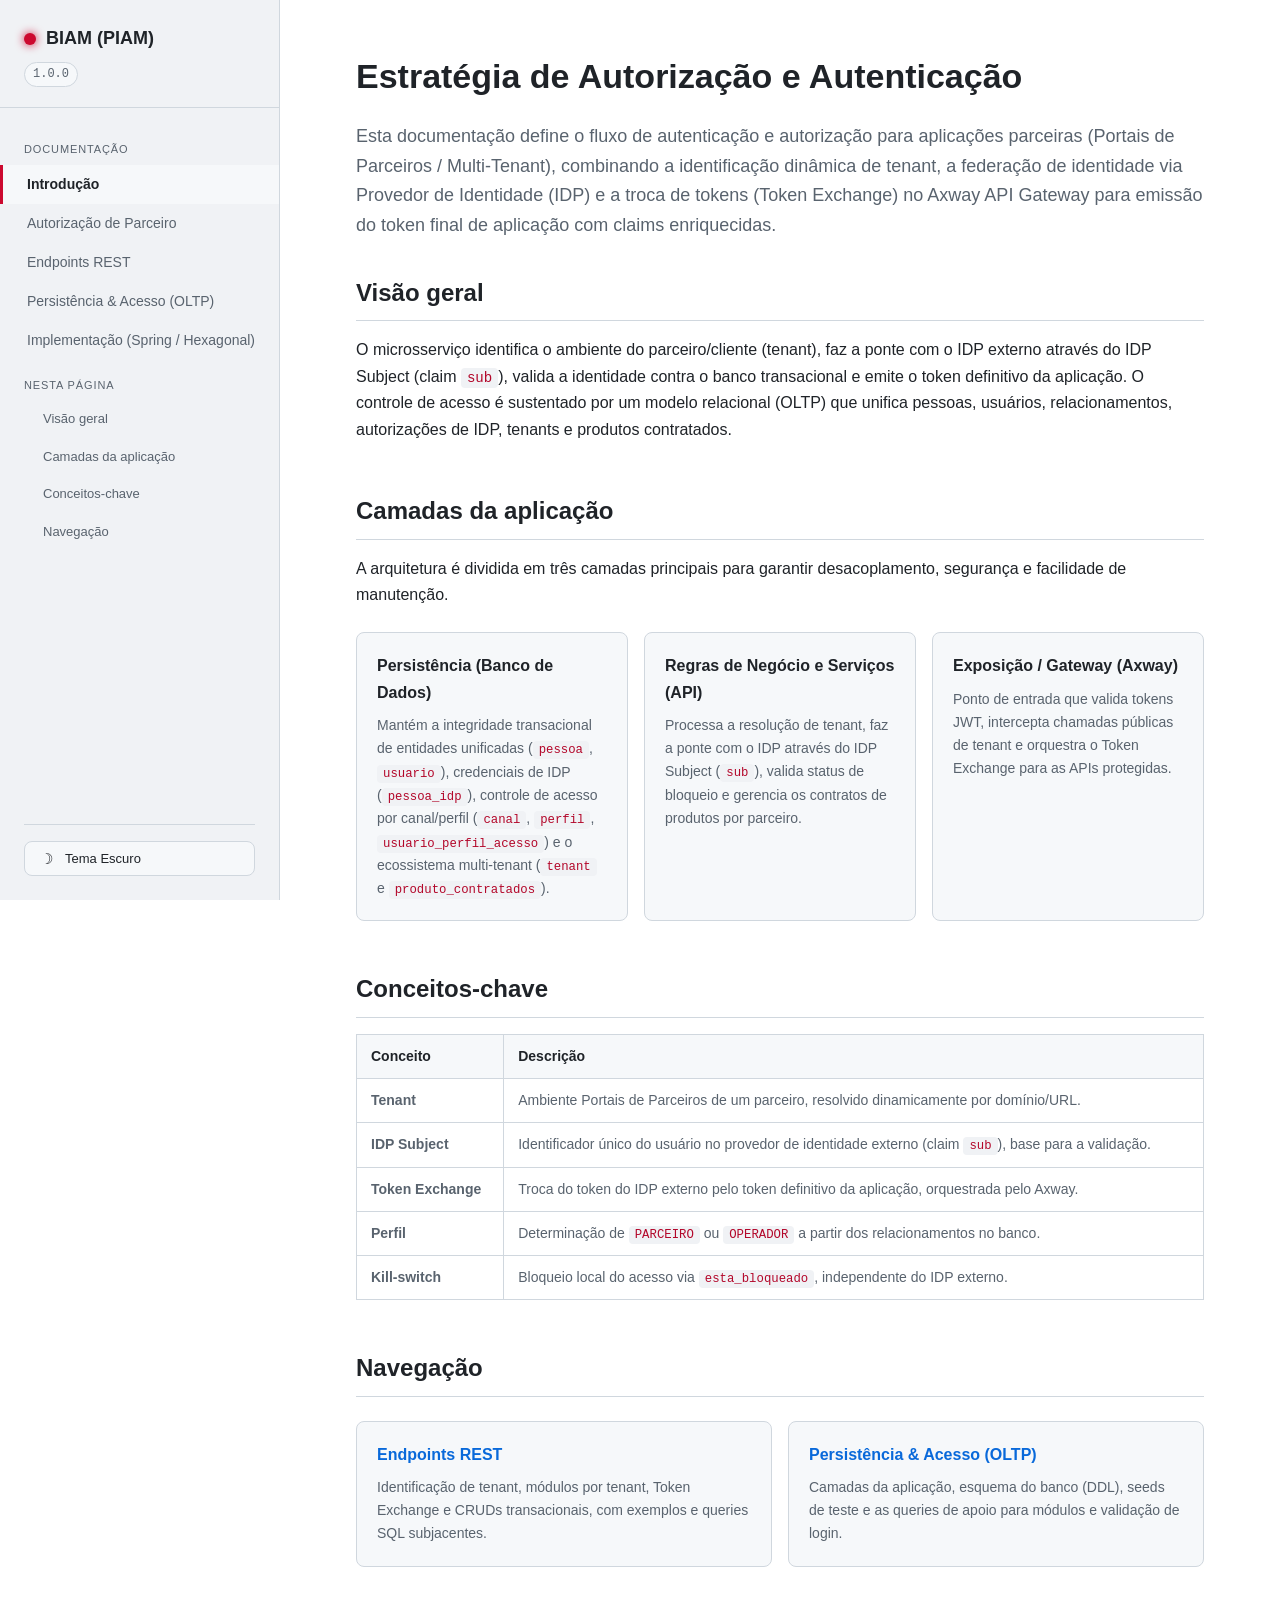
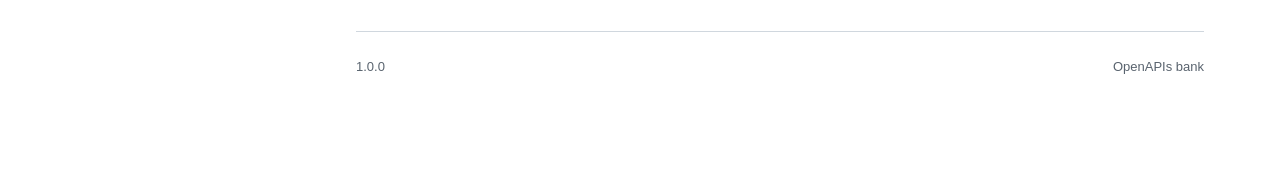
<file: index.html>
<!DOCTYPE html>
<html lang="pt-BR">
<head>
    <meta charset="UTF-8">
    <meta name="viewport" content="width=device-width, initial-scale=1.0">
    <title>BIAM (PIAM) · Introdução</title>
    <script>
        // Anti-flash: aplica o tema salvo (ou preferencia do SO) antes de pintar.
        (function () {
            try {
                var t = localStorage.getItem("BIAM-theme");
                if (!t) t = window.matchMedia("(prefers-color-scheme: dark)").matches ? "dark" : "light";
                document.documentElement.setAttribute("data-theme", t);
            } catch (e) {
                document.documentElement.setAttribute("data-theme", "dark");
            }
        })();
    </script>
    <link rel="stylesheet" href="assets/style.css">
</head>
<body>
<div class="layout">

    <!-- ================= SIDEBAR ================= -->
    <aside class="sidebar">
        <div class="brand">
            <h1><span class="dot"></span> BIAM (PIAM)</h1>
            <span class="ver">1.0.0</span>
        </div>
        <nav>
            <div class="group-title">Documentação</div>
            <a href="index.html" class="active">Introdução</a>
            <a href="autorizacao.html">Autorização de Parceiro</a>
            <a href="endpoints.html">Endpoints REST</a>
            <a href="arquitetura.html">Persistência &amp; Acesso (OLTP)</a>
            <a href="implementacao.html">Implementação (Spring / Hexagonal)</a>

            <div class="group-title">Nesta página</div>
            <a href="#visao" class="sub">Visão geral</a>
            <a href="#camadas" class="sub">Camadas da aplicação</a>
            <a href="#conceitos" class="sub">Conceitos-chave</a>
            <a href="#navegacao" class="sub">Navegação</a>
        </nav>
        <div class="theme-switch">
            <button type="button" class="theme-toggle" data-theme-toggle aria-pressed="false">
                <span class="icon" data-theme-icon aria-hidden="true">&#9790;</span>
                <span class="label">Tema <span data-theme-label>Escuro</span></span>
            </button>
        </div>
    </aside>

    <!-- ================= CONTEÚDO ================= -->
    <main class="content">
        <h1>Estratégia de Autorização e Autenticação</h1>
        <p class="lead">
            Esta documentação define o fluxo de autenticação e autorização para aplicações parceiras
            (Portais de Parceiros / Multi-Tenant), combinando a identificação dinâmica de tenant, a federação
            de identidade via Provedor de Identidade (IDP) e a troca de tokens (Token Exchange) no
            Axway API Gateway para emissão do token final de aplicação com claims enriquecidas.
        </p>

        <!-- ---------- Visão geral ---------- -->
        <h2 id="visao">Visão geral</h2>
        <p>
            O microsserviço identifica o ambiente do parceiro/cliente (tenant), faz a ponte com o
            IDP externo através do IDP Subject (claim <code>sub</code>), valida a identidade contra o
            banco transacional e emite o token definitivo da aplicação. O controle de acesso é
            sustentado por um modelo relacional (OLTP) que unifica pessoas, usuários,
            relacionamentos, autorizações de IDP, tenants e produtos contratados.
        </p>

        <!-- ---------- Camadas ---------- -->
        <h2 id="camadas">Camadas da aplicação</h2>
        <p>
            A arquitetura é dividida em três camadas principais para garantir desacoplamento,
            segurança e facilidade de manutenção.
        </p>
        <div class="cards">
            <div class="card">
                <h3>Persistência (Banco de Dados)</h3>
                <p>Mantém a integridade transacional de entidades unificadas
                (<code>pessoa</code>, <code>usuario</code>), credenciais de IDP
                (<code>pessoa_idp</code>), controle de acesso por canal/perfil
                (<code>canal</code>, <code>perfil</code>, <code>usuario_perfil_acesso</code>) e o
                ecossistema multi-tenant (<code>tenant</code> e
                <code>produto_contratados</code>).</p>
            </div>
            <div class="card">
                <h3>Regras de Negócio e Serviços (API)</h3>
                <p>Processa a resolução de tenant, faz a ponte com o IDP através do IDP Subject
                (<code>sub</code>), valida status de bloqueio e gerencia os contratos de produtos por
                parceiro.</p>
            </div>
            <div class="card">
                <h3>Exposição / Gateway (Axway)</h3>
                <p>Ponto de entrada que valida tokens JWT, intercepta chamadas públicas de tenant e
                orquestra o Token Exchange para as APIs protegidas.</p>
            </div>
        </div>

        <!-- ---------- Conceitos ---------- -->
        <h2 id="conceitos">Conceitos-chave</h2>
        <table>
            <thead><tr><th>Conceito</th><th>Descrição</th></tr></thead>
            <tbody>
                <tr><td><strong>Tenant</strong></td><td>Ambiente Portais de Parceiros de um parceiro, resolvido dinamicamente por domínio/URL.</td></tr>
                <tr><td><strong>IDP Subject</strong></td><td>Identificador único do usuário no provedor de identidade externo (claim <code>sub</code>), base para a validação.</td></tr>
                <tr><td><strong>Token Exchange</strong></td><td>Troca do token do IDP externo pelo token definitivo da aplicação, orquestrada pelo Axway.</td></tr>
                <tr><td><strong>Perfil</strong></td><td>Determinação de <code>PARCEIRO</code> ou <code>OPERADOR</code> a partir dos relacionamentos no banco.</td></tr>
                <tr><td><strong>Kill-switch</strong></td><td>Bloqueio local do acesso via <code>esta_bloqueado</code>, independente do IDP externo.</td></tr>
            </tbody>
        </table>

        <!-- ---------- Navegação ---------- -->
        <h2 id="navegacao">Navegação</h2>
        <div class="cards">
            <div class="card">
                <h3><a href="endpoints.html">Endpoints REST</a></h3>
                <p>Identificação de tenant, módulos por tenant, Token Exchange e CRUDs
                transacionais, com exemplos e queries SQL subjacentes.</p>
            </div>
            <div class="card">
                <h3><a href="arquitetura.html">Persistência &amp; Acesso (OLTP)</a></h3>
                <p>Camadas da aplicação, esquema do banco (DDL), seeds de teste e as queries de
                apoio para módulos e validação de login.</p>
            </div>
        </div>

        <footer class="docfooter">
            <span>1.0.0</span>
            <span>OpenAPIs bank</span>
        </footer>
    </main>
</div>
<script src="assets/theme.js"></script>
</body>
</html>
</file>
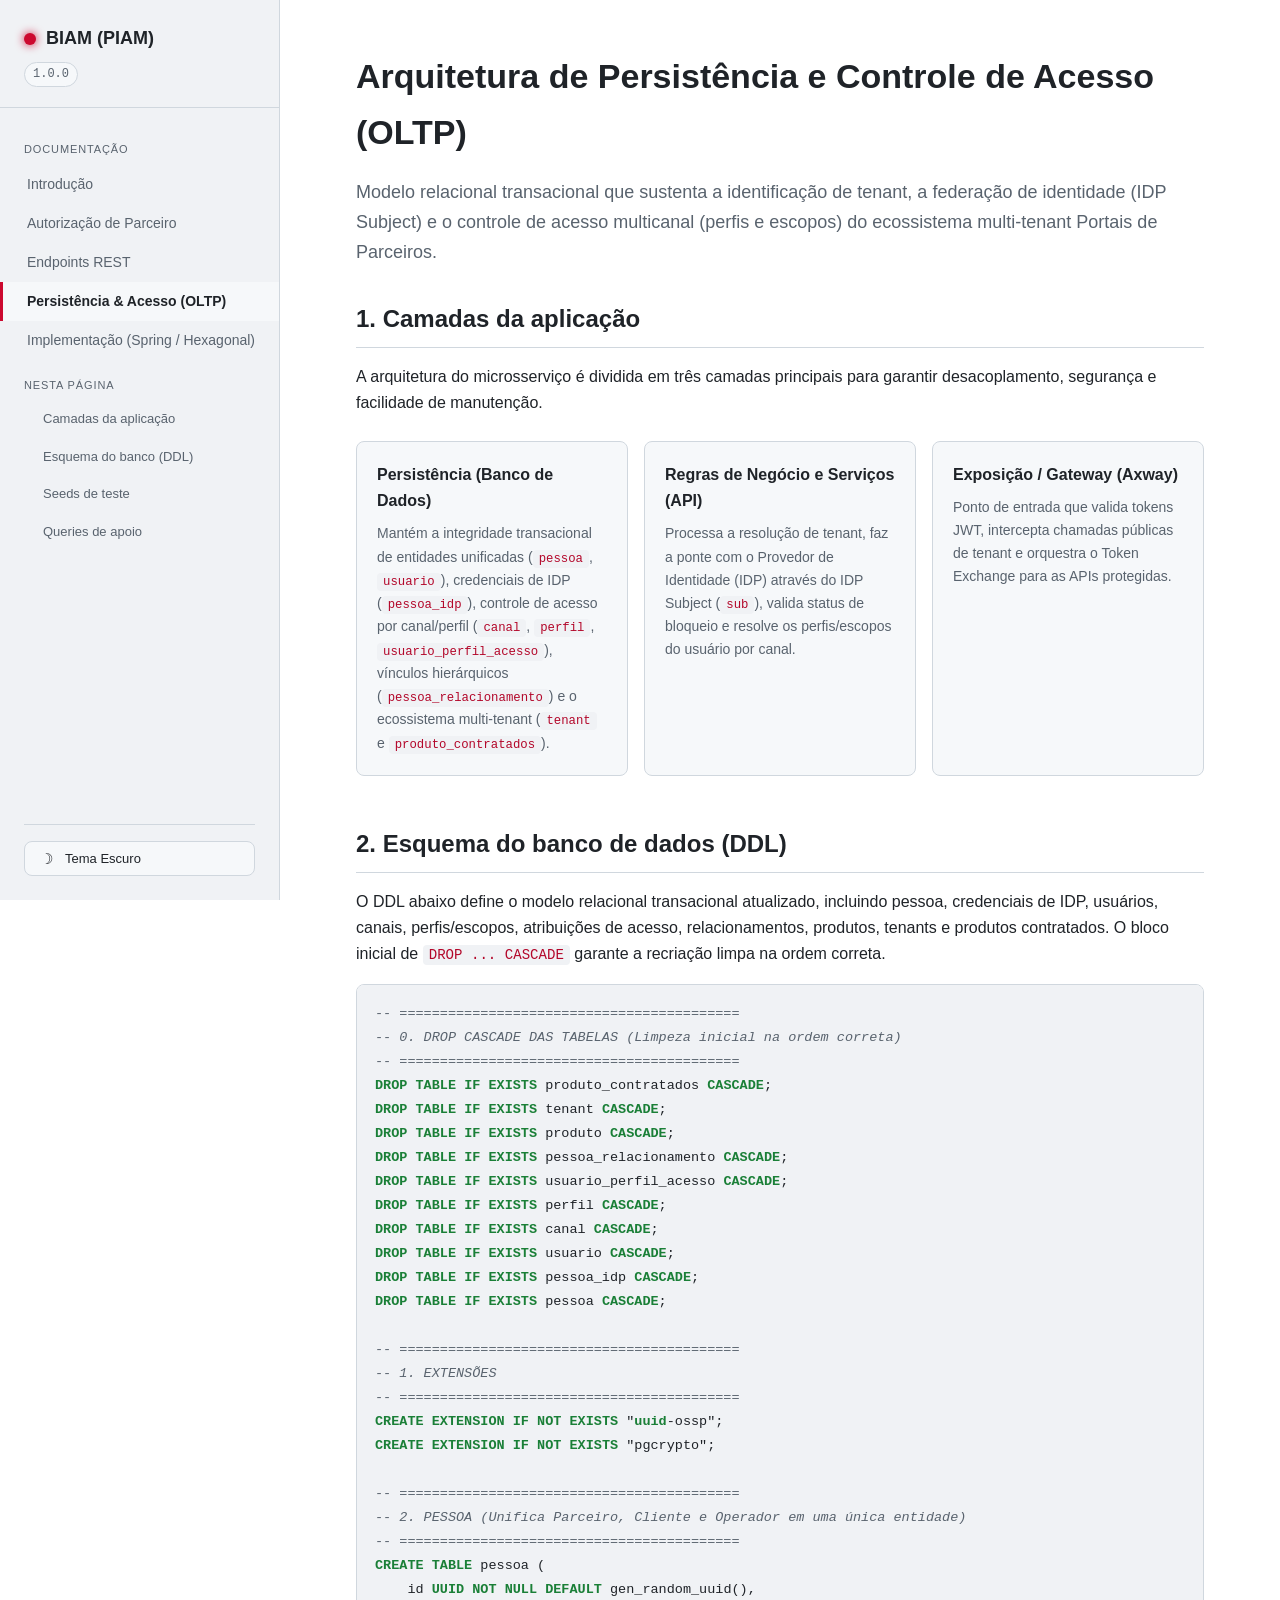
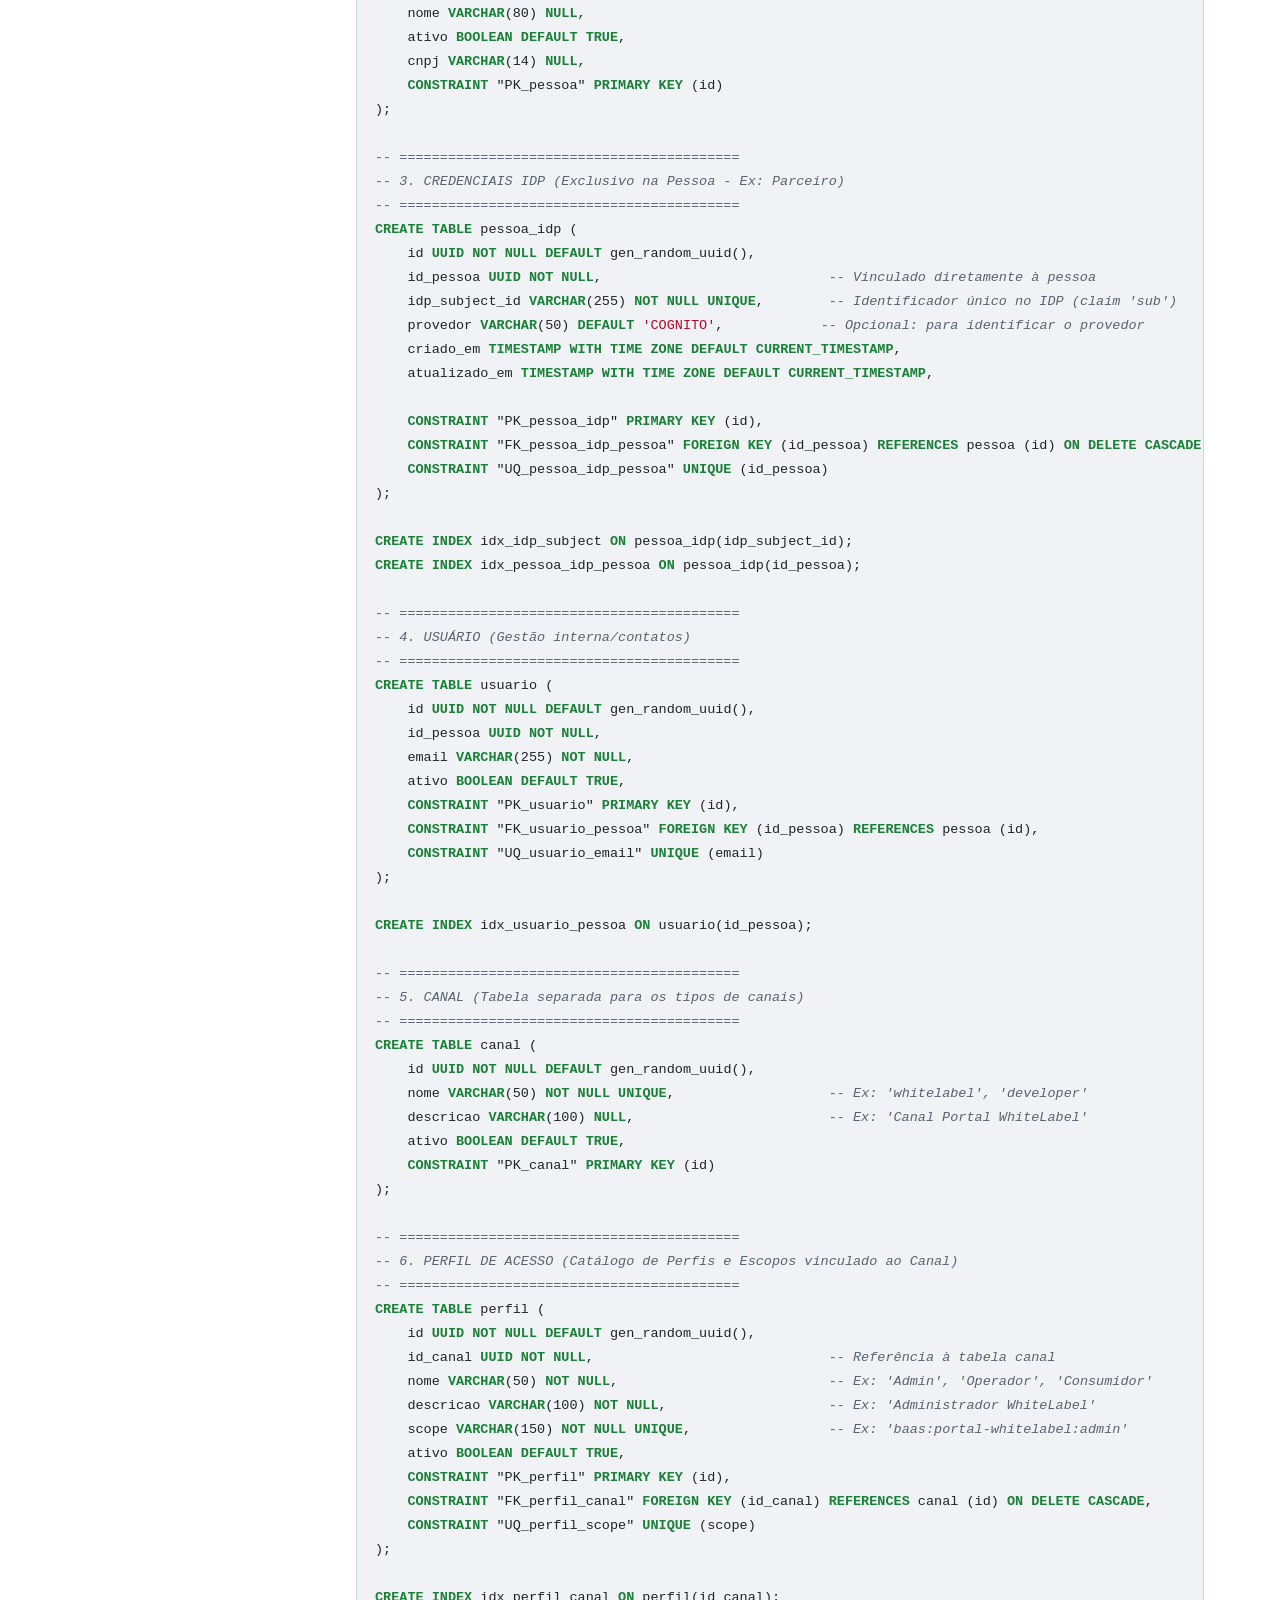
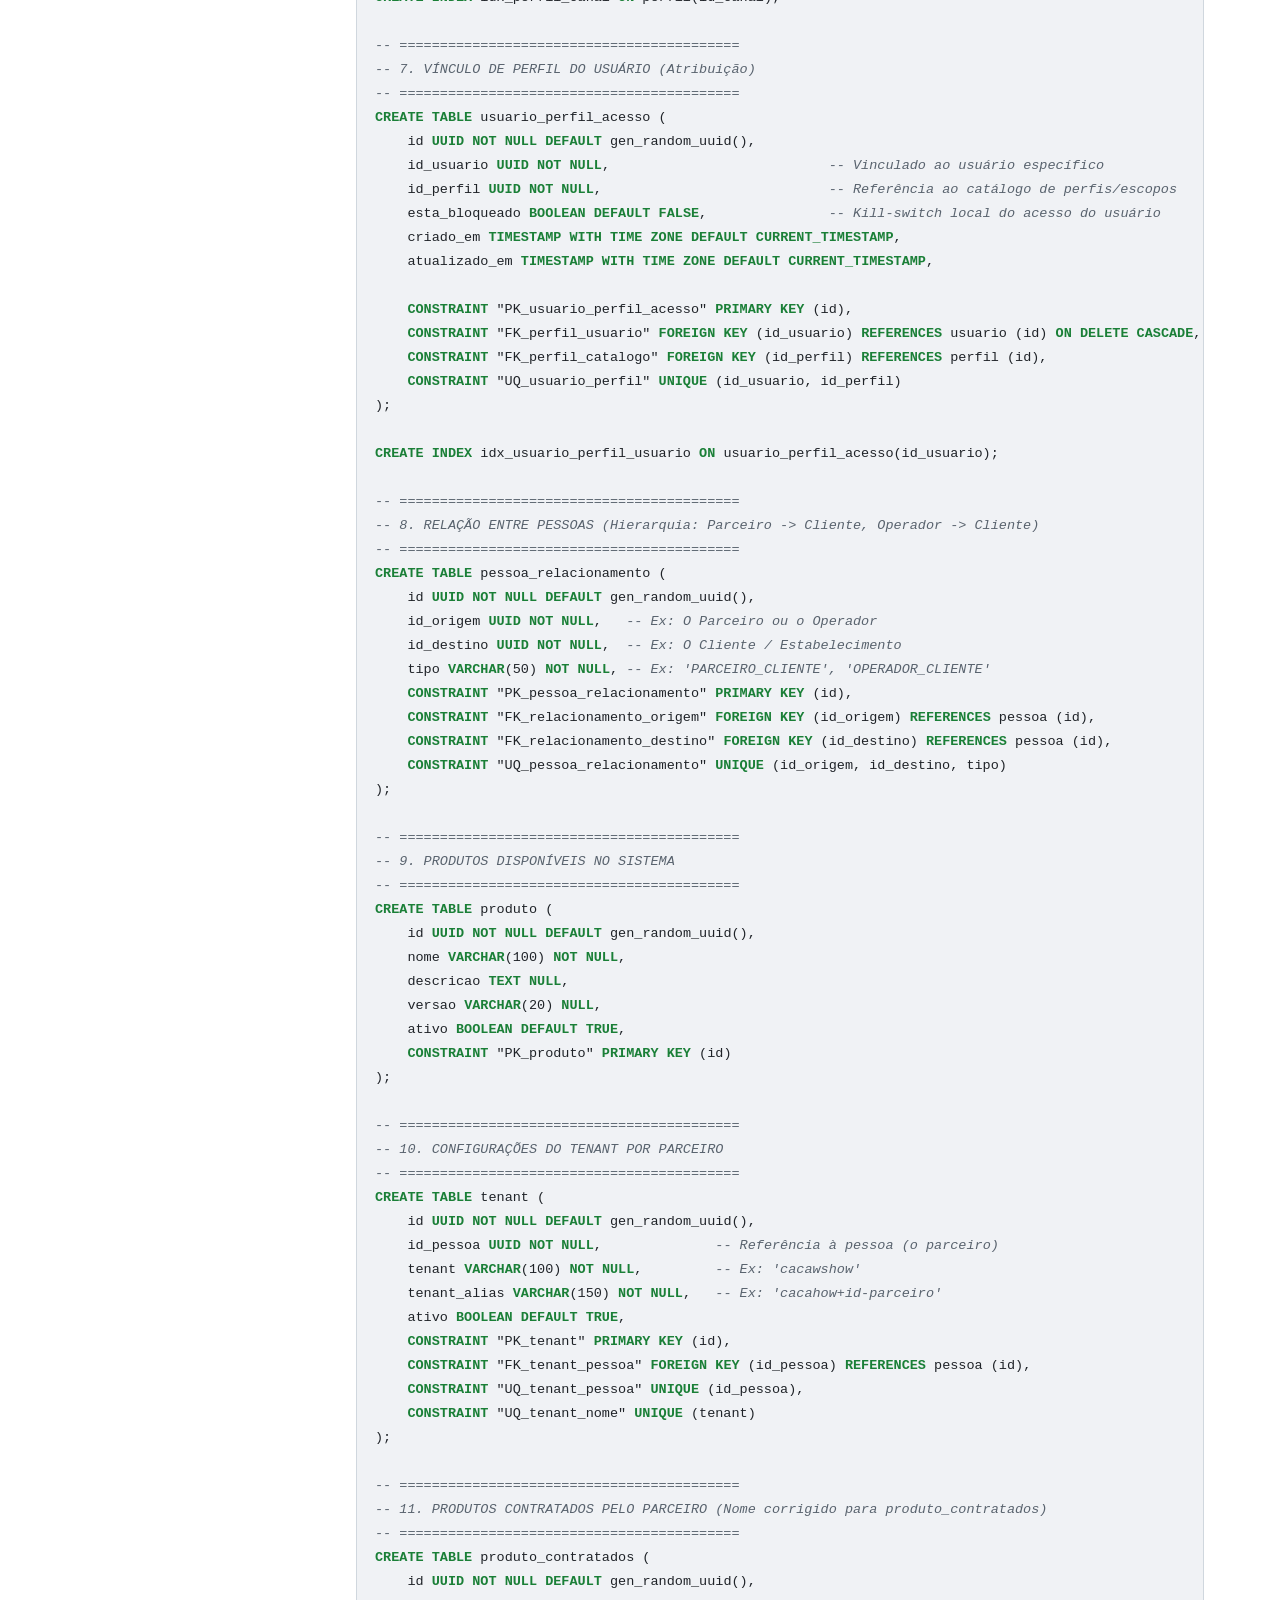
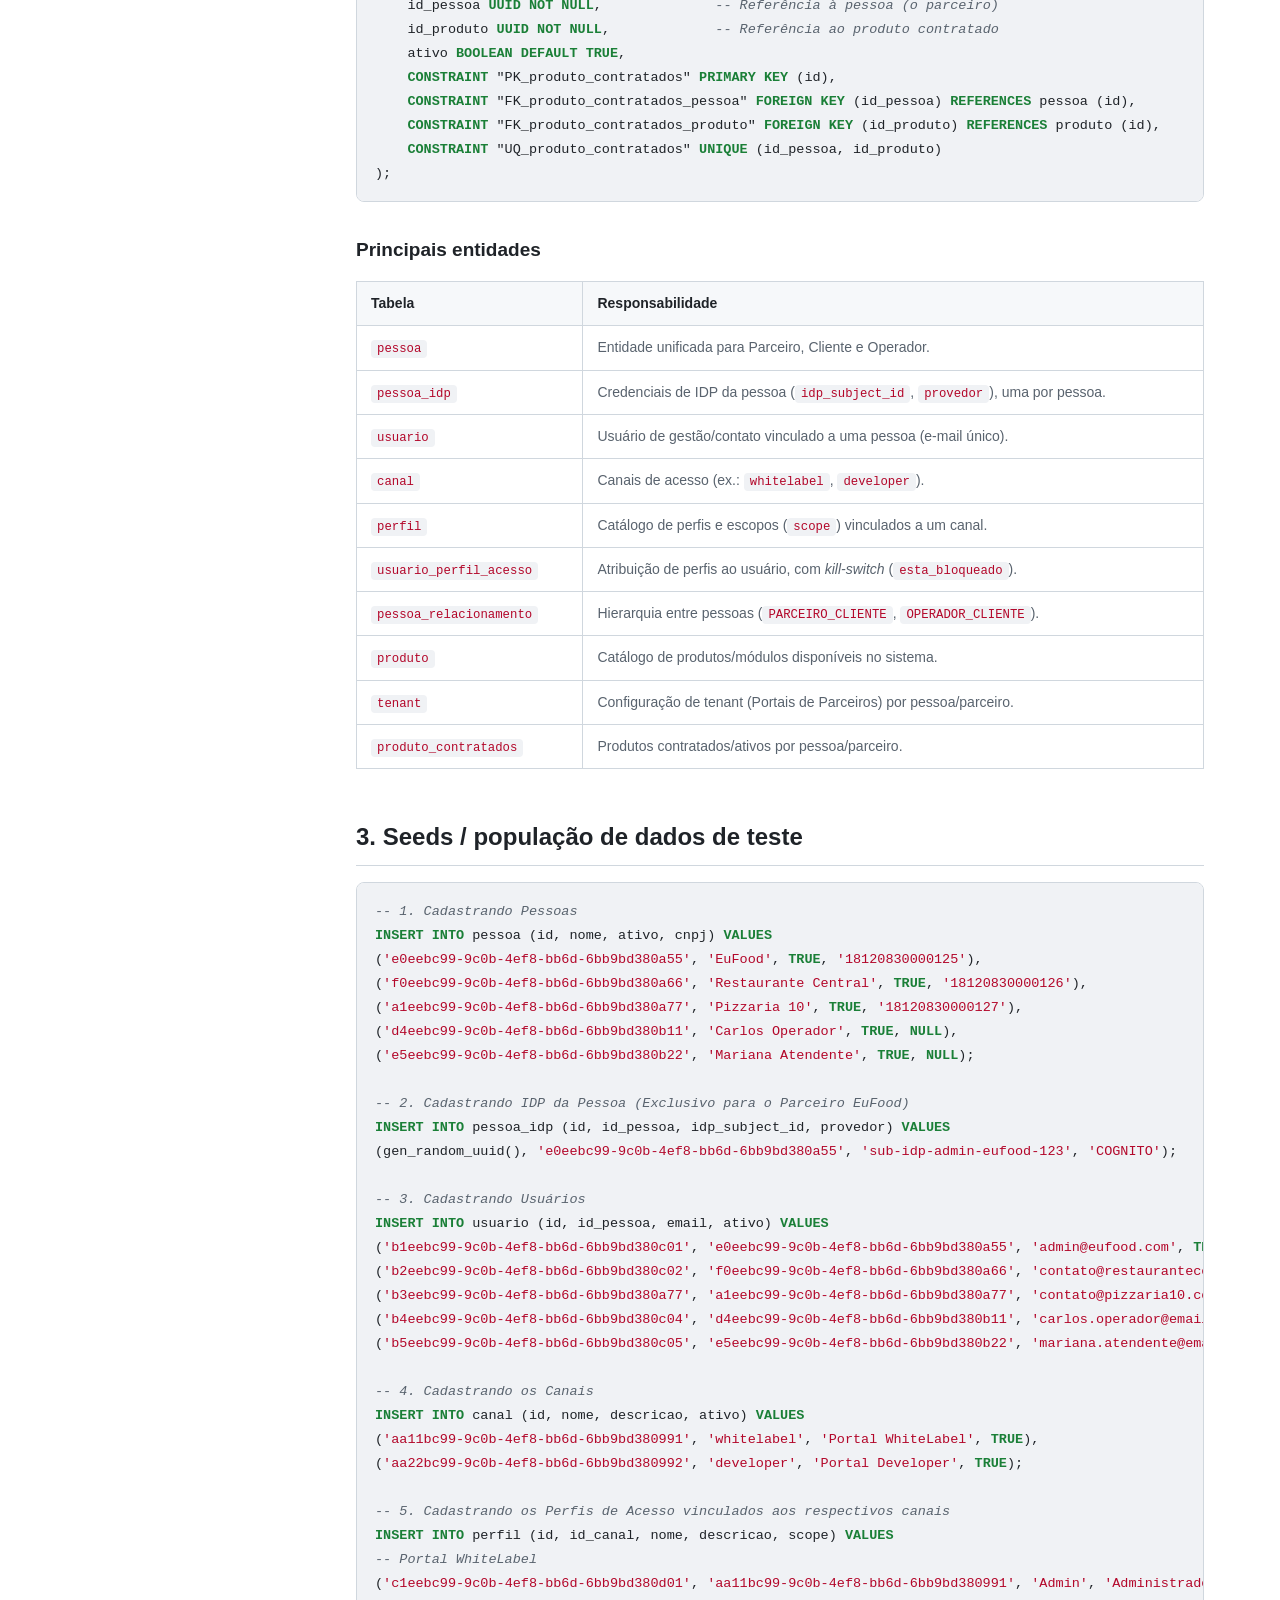
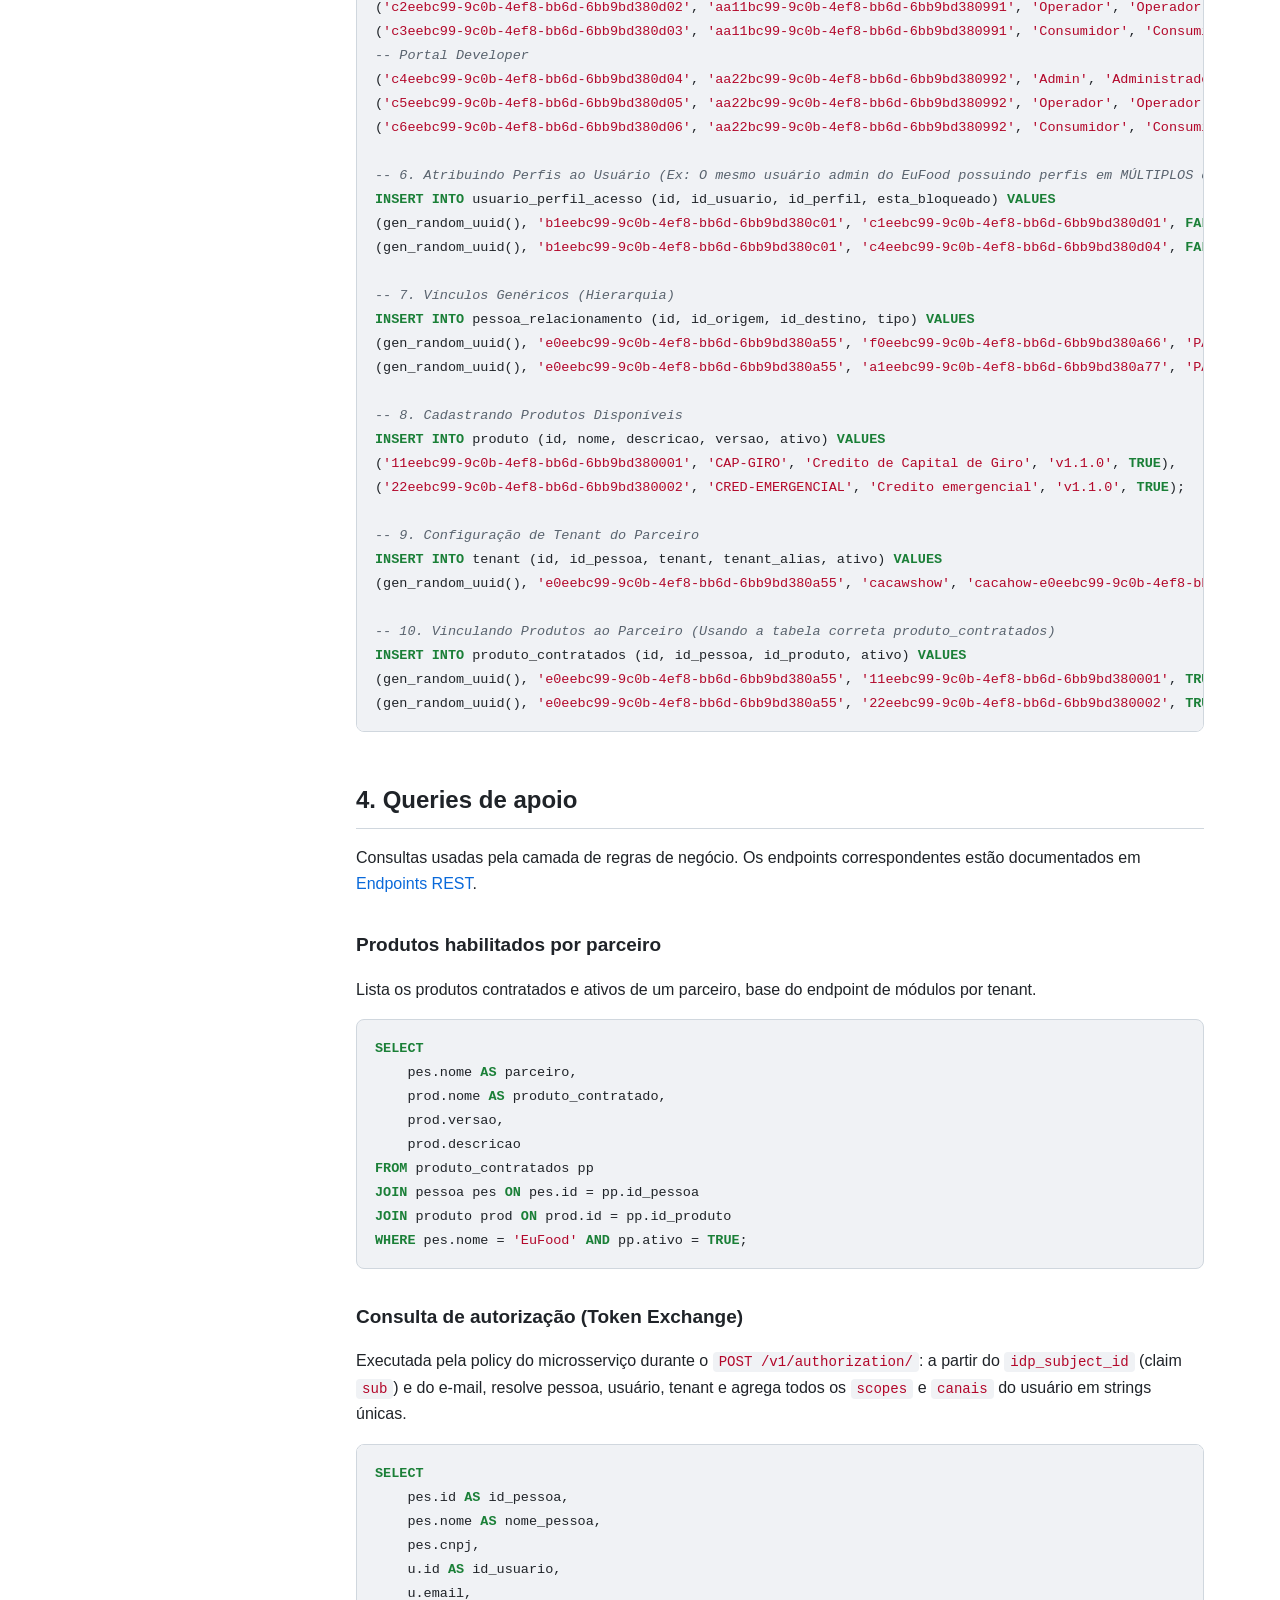
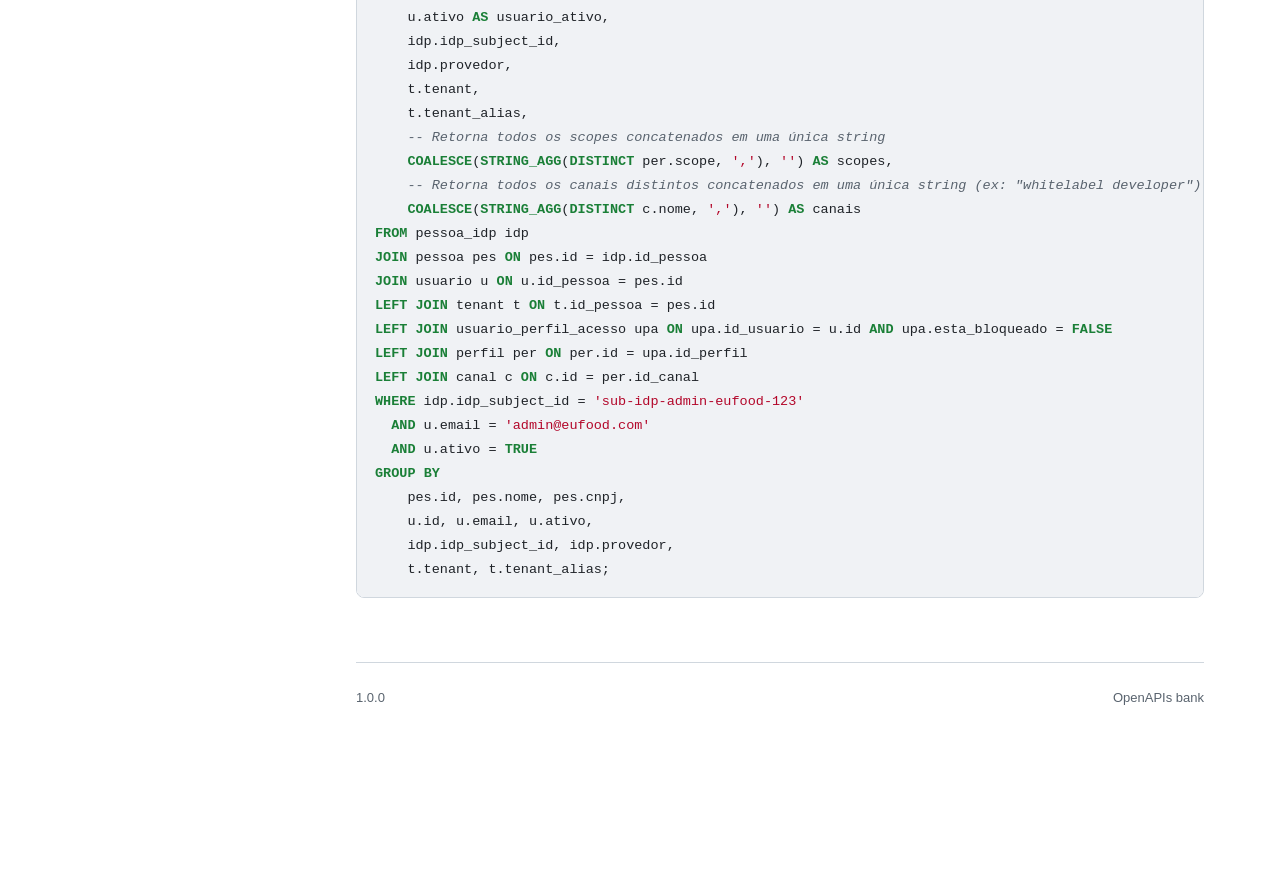
<file: arquitetura.html>
<!DOCTYPE html>
<html lang="pt-BR">
<head>
    <meta charset="UTF-8">
    <meta name="viewport" content="width=device-width, initial-scale=1.0">
    <title>BIAM (PIAM) · Persistência &amp; Acesso (OLTP)</title>
    <script>
        (function () {
            try {
                var t = localStorage.getItem("BIAM-theme");
                if (!t) t = window.matchMedia("(prefers-color-scheme: dark)").matches ? "dark" : "light";
                document.documentElement.setAttribute("data-theme", t);
            } catch (e) {
                document.documentElement.setAttribute("data-theme", "dark");
            }
        })();
    </script>
    <link rel="stylesheet" href="assets/style.css">
</head>
<body>
<div class="layout">

    <!-- ================= SIDEBAR ================= -->
    <aside class="sidebar">
        <div class="brand">
            <h1><span class="dot"></span> BIAM (PIAM)</h1>
            <span class="ver">1.0.0</span>
        </div>
        <nav>
            <div class="group-title">Documentação</div>
            <a href="index.html">Introdução</a>
            <a href="autorizacao.html">Autorização de Parceiro</a>
            <a href="endpoints.html">Endpoints REST</a>
            <a href="arquitetura.html" class="active">Persistência &amp; Acesso (OLTP)</a>
            <a href="implementacao.html">Implementação (Spring / Hexagonal)</a>

            <div class="group-title">Nesta página</div>
            <a href="#camadas" class="sub">Camadas da aplicação</a>
            <a href="#persistencia" class="sub">Esquema do banco (DDL)</a>
            <a href="#seeds" class="sub">Seeds de teste</a>
            <a href="#queries" class="sub">Queries de apoio</a>
        </nav>
        <div class="theme-switch">
            <button type="button" class="theme-toggle" data-theme-toggle aria-pressed="false">
                <span class="icon" data-theme-icon aria-hidden="true">&#9790;</span>
                <span class="label">Tema <span data-theme-label>Escuro</span></span>
            </button>
        </div>
    </aside>

    <!-- ================= CONTEÚDO ================= -->
    <main class="content">
        <h1>Arquitetura de Persistência e Controle de Acesso (OLTP)</h1>
        <p class="lead">
            Modelo relacional transacional que sustenta a identificação de tenant, a federação de
            identidade (IDP Subject) e o controle de acesso multicanal (perfis e escopos) do
            ecossistema multi-tenant Portais de Parceiros.
        </p>

        <!-- ---------- Camadas ---------- -->
        <h2 id="camadas">1. Camadas da aplicação</h2>
        <p>
            A arquitetura do microsserviço é dividida em três camadas principais para garantir
            desacoplamento, segurança e facilidade de manutenção.
        </p>
        <div class="cards">
            <div class="card">
                <h3>Persistência (Banco de Dados)</h3>
                <p>Mantém a integridade transacional de entidades unificadas
                (<code>pessoa</code>, <code>usuario</code>), credenciais de IDP
                (<code>pessoa_idp</code>), controle de acesso por canal/perfil
                (<code>canal</code>, <code>perfil</code>, <code>usuario_perfil_acesso</code>),
                vínculos hierárquicos (<code>pessoa_relacionamento</code>) e o ecossistema
                multi-tenant (<code>tenant</code> e <code>produto_contratados</code>).</p>
            </div>
            <div class="card">
                <h3>Regras de Negócio e Serviços (API)</h3>
                <p>Processa a resolução de tenant, faz a ponte com o Provedor de Identidade (IDP)
                através do IDP Subject (<code>sub</code>), valida status de bloqueio e resolve os
                perfis/escopos do usuário por canal.</p>
            </div>
            <div class="card">
                <h3>Exposição / Gateway (Axway)</h3>
                <p>Ponto de entrada que valida tokens JWT, intercepta chamadas públicas de tenant e
                orquestra o Token Exchange para as APIs protegidas.</p>
            </div>
        </div>

        <!-- ---------- DDL ---------- -->
        <h2 id="persistencia">2. Esquema do banco de dados (DDL)</h2>
        <p>
            O DDL abaixo define o modelo relacional transacional atualizado, incluindo pessoa,
            credenciais de IDP, usuários, canais, perfis/escopos, atribuições de acesso,
            relacionamentos, produtos, tenants e produtos contratados. O bloco inicial de
            <code>DROP ... CASCADE</code> garante a recriação limpa na ordem correta.
        </p>
        <pre><code class="language-sql">-- ==========================================
-- 0. DROP CASCADE DAS TABELAS (Limpeza inicial na ordem correta)
-- ==========================================
DROP TABLE IF EXISTS produto_contratados CASCADE;
DROP TABLE IF EXISTS tenant CASCADE;
DROP TABLE IF EXISTS produto CASCADE;
DROP TABLE IF EXISTS pessoa_relacionamento CASCADE;
DROP TABLE IF EXISTS usuario_perfil_acesso CASCADE;
DROP TABLE IF EXISTS perfil CASCADE;
DROP TABLE IF EXISTS canal CASCADE;
DROP TABLE IF EXISTS usuario CASCADE;
DROP TABLE IF EXISTS pessoa_idp CASCADE;
DROP TABLE IF EXISTS pessoa CASCADE;

-- ==========================================
-- 1. EXTENSÕES
-- ==========================================
CREATE EXTENSION IF NOT EXISTS "uuid-ossp";
CREATE EXTENSION IF NOT EXISTS "pgcrypto";

-- ==========================================
-- 2. PESSOA (Unifica Parceiro, Cliente e Operador em uma única entidade)
-- ==========================================
CREATE TABLE pessoa (
    id UUID NOT NULL DEFAULT gen_random_uuid(),
    nome VARCHAR(80) NULL,
    ativo BOOLEAN DEFAULT TRUE,
    cnpj VARCHAR(14) NULL,
    CONSTRAINT "PK_pessoa" PRIMARY KEY (id)
);

-- ==========================================
-- 3. CREDENCIAIS IDP (Exclusivo na Pessoa - Ex: Parceiro)
-- ==========================================
CREATE TABLE pessoa_idp (
    id UUID NOT NULL DEFAULT gen_random_uuid(),
    id_pessoa UUID NOT NULL,                            -- Vinculado diretamente à pessoa
    idp_subject_id VARCHAR(255) NOT NULL UNIQUE,        -- Identificador único no IDP (claim 'sub')
    provedor VARCHAR(50) DEFAULT 'COGNITO',            -- Opcional: para identificar o provedor
    criado_em TIMESTAMP WITH TIME ZONE DEFAULT CURRENT_TIMESTAMP,
    atualizado_em TIMESTAMP WITH TIME ZONE DEFAULT CURRENT_TIMESTAMP,

    CONSTRAINT "PK_pessoa_idp" PRIMARY KEY (id),
    CONSTRAINT "FK_pessoa_idp_pessoa" FOREIGN KEY (id_pessoa) REFERENCES pessoa (id) ON DELETE CASCADE,
    CONSTRAINT "UQ_pessoa_idp_pessoa" UNIQUE (id_pessoa)
);

CREATE INDEX idx_idp_subject ON pessoa_idp(idp_subject_id);
CREATE INDEX idx_pessoa_idp_pessoa ON pessoa_idp(id_pessoa);

-- ==========================================
-- 4. USUÁRIO (Gestão interna/contatos)
-- ==========================================
CREATE TABLE usuario (
    id UUID NOT NULL DEFAULT gen_random_uuid(),
    id_pessoa UUID NOT NULL,
    email VARCHAR(255) NOT NULL,
    ativo BOOLEAN DEFAULT TRUE,
    CONSTRAINT "PK_usuario" PRIMARY KEY (id),
    CONSTRAINT "FK_usuario_pessoa" FOREIGN KEY (id_pessoa) REFERENCES pessoa (id),
    CONSTRAINT "UQ_usuario_email" UNIQUE (email)
);

CREATE INDEX idx_usuario_pessoa ON usuario(id_pessoa);

-- ==========================================
-- 5. CANAL (Tabela separada para os tipos de canais)
-- ==========================================
CREATE TABLE canal (
    id UUID NOT NULL DEFAULT gen_random_uuid(),
    nome VARCHAR(50) NOT NULL UNIQUE,                   -- Ex: 'whitelabel', 'developer'
    descricao VARCHAR(100) NULL,                        -- Ex: 'Canal Portal WhiteLabel'
    ativo BOOLEAN DEFAULT TRUE,
    CONSTRAINT "PK_canal" PRIMARY KEY (id)
);

-- ==========================================
-- 6. PERFIL DE ACESSO (Catálogo de Perfis e Escopos vinculado ao Canal)
-- ==========================================
CREATE TABLE perfil (
    id UUID NOT NULL DEFAULT gen_random_uuid(),
    id_canal UUID NOT NULL,                             -- Referência à tabela canal
    nome VARCHAR(50) NOT NULL,                          -- Ex: 'Admin', 'Operador', 'Consumidor'
    descricao VARCHAR(100) NOT NULL,                    -- Ex: 'Administrador WhiteLabel'
    scope VARCHAR(150) NOT NULL UNIQUE,                 -- Ex: 'baas:portal-whitelabel:admin'
    ativo BOOLEAN DEFAULT TRUE,
    CONSTRAINT "PK_perfil" PRIMARY KEY (id),
    CONSTRAINT "FK_perfil_canal" FOREIGN KEY (id_canal) REFERENCES canal (id) ON DELETE CASCADE,
    CONSTRAINT "UQ_perfil_scope" UNIQUE (scope)
);

CREATE INDEX idx_perfil_canal ON perfil(id_canal);

-- ==========================================
-- 7. VÍNCULO DE PERFIL DO USUÁRIO (Atribuição)
-- ==========================================
CREATE TABLE usuario_perfil_acesso (
    id UUID NOT NULL DEFAULT gen_random_uuid(),
    id_usuario UUID NOT NULL,                           -- Vinculado ao usuário específico
    id_perfil UUID NOT NULL,                            -- Referência ao catálogo de perfis/escopos
    esta_bloqueado BOOLEAN DEFAULT FALSE,               -- Kill-switch local do acesso do usuário
    criado_em TIMESTAMP WITH TIME ZONE DEFAULT CURRENT_TIMESTAMP,
    atualizado_em TIMESTAMP WITH TIME ZONE DEFAULT CURRENT_TIMESTAMP,

    CONSTRAINT "PK_usuario_perfil_acesso" PRIMARY KEY (id),
    CONSTRAINT "FK_perfil_usuario" FOREIGN KEY (id_usuario) REFERENCES usuario (id) ON DELETE CASCADE,
    CONSTRAINT "FK_perfil_catalogo" FOREIGN KEY (id_perfil) REFERENCES perfil (id),
    CONSTRAINT "UQ_usuario_perfil" UNIQUE (id_usuario, id_perfil)
);

CREATE INDEX idx_usuario_perfil_usuario ON usuario_perfil_acesso(id_usuario);

-- ==========================================
-- 8. RELAÇÃO ENTRE PESSOAS (Hierarquia: Parceiro -> Cliente, Operador -> Cliente)
-- ==========================================
CREATE TABLE pessoa_relacionamento (
    id UUID NOT NULL DEFAULT gen_random_uuid(),
    id_origem UUID NOT NULL,   -- Ex: O Parceiro ou o Operador
    id_destino UUID NOT NULL,  -- Ex: O Cliente / Estabelecimento
    tipo VARCHAR(50) NOT NULL, -- Ex: 'PARCEIRO_CLIENTE', 'OPERADOR_CLIENTE'
    CONSTRAINT "PK_pessoa_relacionamento" PRIMARY KEY (id),
    CONSTRAINT "FK_relacionamento_origem" FOREIGN KEY (id_origem) REFERENCES pessoa (id),
    CONSTRAINT "FK_relacionamento_destino" FOREIGN KEY (id_destino) REFERENCES pessoa (id),
    CONSTRAINT "UQ_pessoa_relacionamento" UNIQUE (id_origem, id_destino, tipo)
);

-- ==========================================
-- 9. PRODUTOS DISPONÍVEIS NO SISTEMA
-- ==========================================
CREATE TABLE produto (
    id UUID NOT NULL DEFAULT gen_random_uuid(),
    nome VARCHAR(100) NOT NULL,
    descricao TEXT NULL,
    versao VARCHAR(20) NULL,
    ativo BOOLEAN DEFAULT TRUE,
    CONSTRAINT "PK_produto" PRIMARY KEY (id)
);

-- ==========================================
-- 10. CONFIGURAÇÕES DO TENANT POR PARCEIRO
-- ==========================================
CREATE TABLE tenant (
    id UUID NOT NULL DEFAULT gen_random_uuid(),
    id_pessoa UUID NOT NULL,              -- Referência à pessoa (o parceiro)
    tenant VARCHAR(100) NOT NULL,         -- Ex: 'cacawshow'
    tenant_alias VARCHAR(150) NOT NULL,   -- Ex: 'cacahow+id-parceiro'
    ativo BOOLEAN DEFAULT TRUE,
    CONSTRAINT "PK_tenant" PRIMARY KEY (id),
    CONSTRAINT "FK_tenant_pessoa" FOREIGN KEY (id_pessoa) REFERENCES pessoa (id),
    CONSTRAINT "UQ_tenant_pessoa" UNIQUE (id_pessoa),
    CONSTRAINT "UQ_tenant_nome" UNIQUE (tenant)
);

-- ==========================================
-- 11. PRODUTOS CONTRATADOS PELO PARCEIRO (Nome corrigido para produto_contratados)
-- ==========================================
CREATE TABLE produto_contratados (
    id UUID NOT NULL DEFAULT gen_random_uuid(),
    id_pessoa UUID NOT NULL,              -- Referência à pessoa (o parceiro)
    id_produto UUID NOT NULL,             -- Referência ao produto contratado
    ativo BOOLEAN DEFAULT TRUE,
    CONSTRAINT "PK_produto_contratados" PRIMARY KEY (id),
    CONSTRAINT "FK_produto_contratados_pessoa" FOREIGN KEY (id_pessoa) REFERENCES pessoa (id),
    CONSTRAINT "FK_produto_contratados_produto" FOREIGN KEY (id_produto) REFERENCES produto (id),
    CONSTRAINT "UQ_produto_contratados" UNIQUE (id_pessoa, id_produto)
);</code></pre>

        <h3>Principais entidades</h3>
        <table>
            <thead><tr><th>Tabela</th><th>Responsabilidade</th></tr></thead>
            <tbody>
                <tr><td><code>pessoa</code></td><td>Entidade unificada para Parceiro, Cliente e Operador.</td></tr>
                <tr><td><code>pessoa_idp</code></td><td>Credenciais de IDP da pessoa (<code>idp_subject_id</code>, <code>provedor</code>), uma por pessoa.</td></tr>
                <tr><td><code>usuario</code></td><td>Usuário de gestão/contato vinculado a uma pessoa (e-mail único).</td></tr>
                <tr><td><code>canal</code></td><td>Canais de acesso (ex.: <code>whitelabel</code>, <code>developer</code>).</td></tr>
                <tr><td><code>perfil</code></td><td>Catálogo de perfis e escopos (<code>scope</code>) vinculados a um canal.</td></tr>
                <tr><td><code>usuario_perfil_acesso</code></td><td>Atribuição de perfis ao usuário, com <em>kill-switch</em> (<code>esta_bloqueado</code>).</td></tr>
                <tr><td><code>pessoa_relacionamento</code></td><td>Hierarquia entre pessoas (<code>PARCEIRO_CLIENTE</code>, <code>OPERADOR_CLIENTE</code>).</td></tr>
                <tr><td><code>produto</code></td><td>Catálogo de produtos/módulos disponíveis no sistema.</td></tr>
                <tr><td><code>tenant</code></td><td>Configuração de tenant (Portais de Parceiros) por pessoa/parceiro.</td></tr>
                <tr><td><code>produto_contratados</code></td><td>Produtos contratados/ativos por pessoa/parceiro.</td></tr>
            </tbody>
        </table>

        <!-- ---------- Seeds ---------- -->
        <h2 id="seeds">3. Seeds / população de dados de teste</h2>
        <pre><code class="language-sql">-- 1. Cadastrando Pessoas
INSERT INTO pessoa (id, nome, ativo, cnpj) VALUES
('e0eebc99-9c0b-4ef8-bb6d-6bb9bd380a55', 'EuFood', TRUE, '18120830000125'),
('f0eebc99-9c0b-4ef8-bb6d-6bb9bd380a66', 'Restaurante Central', TRUE, '18120830000126'),
('a1eebc99-9c0b-4ef8-bb6d-6bb9bd380a77', 'Pizzaria 10', TRUE, '18120830000127'),
('d4eebc99-9c0b-4ef8-bb6d-6bb9bd380b11', 'Carlos Operador', TRUE, NULL),
('e5eebc99-9c0b-4ef8-bb6d-6bb9bd380b22', 'Mariana Atendente', TRUE, NULL);

-- 2. Cadastrando IDP da Pessoa (Exclusivo para o Parceiro EuFood)
INSERT INTO pessoa_idp (id, id_pessoa, idp_subject_id, provedor) VALUES
(gen_random_uuid(), 'e0eebc99-9c0b-4ef8-bb6d-6bb9bd380a55', 'sub-idp-admin-eufood-123', 'COGNITO');

-- 3. Cadastrando Usuários
INSERT INTO usuario (id, id_pessoa, email, ativo) VALUES
('b1eebc99-9c0b-4ef8-bb6d-6bb9bd380c01', 'e0eebc99-9c0b-4ef8-bb6d-6bb9bd380a55', 'admin@eufood.com', TRUE),
('b2eebc99-9c0b-4ef8-bb6d-6bb9bd380c02', 'f0eebc99-9c0b-4ef8-bb6d-6bb9bd380a66', 'contato@restaurantecentral.com', TRUE),
('b3eebc99-9c0b-4ef8-bb6d-6bb9bd380a77', 'a1eebc99-9c0b-4ef8-bb6d-6bb9bd380a77', 'contato@pizzaria10.com', TRUE),
('b4eebc99-9c0b-4ef8-bb6d-6bb9bd380c04', 'd4eebc99-9c0b-4ef8-bb6d-6bb9bd380b11', 'carlos.operador@email.com', TRUE),
('b5eebc99-9c0b-4ef8-bb6d-6bb9bd380c05', 'e5eebc99-9c0b-4ef8-bb6d-6bb9bd380b22', 'mariana.atendente@email.com', TRUE);

-- 4. Cadastrando os Canais
INSERT INTO canal (id, nome, descricao, ativo) VALUES
('aa11bc99-9c0b-4ef8-bb6d-6bb9bd380991', 'whitelabel', 'Portal WhiteLabel', TRUE),
('aa22bc99-9c0b-4ef8-bb6d-6bb9bd380992', 'developer', 'Portal Developer', TRUE);

-- 5. Cadastrando os Perfis de Acesso vinculados aos respectivos canais
INSERT INTO perfil (id, id_canal, nome, descricao, scope) VALUES
-- Portal WhiteLabel
('c1eebc99-9c0b-4ef8-bb6d-6bb9bd380d01', 'aa11bc99-9c0b-4ef8-bb6d-6bb9bd380991', 'Admin', 'Administrador WhiteLabel', 'baas:portal-whitelabel:admin'),
('c2eebc99-9c0b-4ef8-bb6d-6bb9bd380d02', 'aa11bc99-9c0b-4ef8-bb6d-6bb9bd380991', 'Operador', 'Operador WhiteLabel', 'baas:portal-whitelabel:operador'),
('c3eebc99-9c0b-4ef8-bb6d-6bb9bd380d03', 'aa11bc99-9c0b-4ef8-bb6d-6bb9bd380991', 'Consumidor', 'ConsumidorWhiteLabel', 'baas:portal-whitelabel:consumer'),
-- Portal Developer
('c4eebc99-9c0b-4ef8-bb6d-6bb9bd380d04', 'aa22bc99-9c0b-4ef8-bb6d-6bb9bd380992', 'Admin', 'Administrador developer', 'baas:portal-developer:admin'),
('c5eebc99-9c0b-4ef8-bb6d-6bb9bd380d05', 'aa22bc99-9c0b-4ef8-bb6d-6bb9bd380992', 'Operador', 'Operador developer', 'baas:portal-developer:developer'),
('c6eebc99-9c0b-4ef8-bb6d-6bb9bd380d06', 'aa22bc99-9c0b-4ef8-bb6d-6bb9bd380992', 'Consumidor', 'ConsumidorWhiteLabel', 'baas:portal-developer:consumer');

-- 6. Atribuindo Perfis ao Usuário (Ex: O mesmo usuário admin do EuFood possuindo perfis em MÚLTIPLOS canais)
INSERT INTO usuario_perfil_acesso (id, id_usuario, id_perfil, esta_bloqueado) VALUES
(gen_random_uuid(), 'b1eebc99-9c0b-4ef8-bb6d-6bb9bd380c01', 'c1eebc99-9c0b-4ef8-bb6d-6bb9bd380d01', FALSE), -- Admin WhiteLabel
(gen_random_uuid(), 'b1eebc99-9c0b-4ef8-bb6d-6bb9bd380c01', 'c4eebc99-9c0b-4ef8-bb6d-6bb9bd380d04', FALSE); -- Admin Developer

-- 7. Vínculos Genéricos (Hierarquia)
INSERT INTO pessoa_relacionamento (id, id_origem, id_destino, tipo) VALUES
(gen_random_uuid(), 'e0eebc99-9c0b-4ef8-bb6d-6bb9bd380a55', 'f0eebc99-9c0b-4ef8-bb6d-6bb9bd380a66', 'PARCEIRO_CLIENTE'),
(gen_random_uuid(), 'e0eebc99-9c0b-4ef8-bb6d-6bb9bd380a55', 'a1eebc99-9c0b-4ef8-bb6d-6bb9bd380a77', 'PARCEIRO_CLIENTE');

-- 8. Cadastrando Produtos Disponíveis
INSERT INTO produto (id, nome, descricao, versao, ativo) VALUES
('11eebc99-9c0b-4ef8-bb6d-6bb9bd380001', 'CAP-GIRO', 'Credito de Capital de Giro', 'v1.1.0', TRUE),
('22eebc99-9c0b-4ef8-bb6d-6bb9bd380002', 'CRED-EMERGENCIAL', 'Credito emergencial', 'v1.1.0', TRUE);

-- 9. Configuração de Tenant do Parceiro
INSERT INTO tenant (id, id_pessoa, tenant, tenant_alias, ativo) VALUES
(gen_random_uuid(), 'e0eebc99-9c0b-4ef8-bb6d-6bb9bd380a55', 'cacawshow', 'cacahow-e0eebc99-9c0b-4ef8-bb6d-6bb9bd380a55', TRUE);

-- 10. Vinculando Produtos ao Parceiro (Usando a tabela correta produto_contratados)
INSERT INTO produto_contratados (id, id_pessoa, id_produto, ativo) VALUES
(gen_random_uuid(), 'e0eebc99-9c0b-4ef8-bb6d-6bb9bd380a55', '11eebc99-9c0b-4ef8-bb6d-6bb9bd380001', TRUE),
(gen_random_uuid(), 'e0eebc99-9c0b-4ef8-bb6d-6bb9bd380a55', '22eebc99-9c0b-4ef8-bb6d-6bb9bd380002', TRUE);</code></pre>

        <!-- ---------- Queries ---------- -->
        <h2 id="queries">4. Queries de apoio</h2>
        <p>
            Consultas usadas pela camada de regras de negócio. Os endpoints correspondentes estão
            documentados em <a href="endpoints.html#infra">Endpoints REST</a>.
        </p>

        <h3>Produtos habilitados por parceiro</h3>
        <p>
            Lista os produtos contratados e ativos de um parceiro, base do endpoint de módulos por
            tenant.
        </p>
        <pre><code class="language-sql">SELECT
    pes.nome AS parceiro,
    prod.nome AS produto_contratado,
    prod.versao,
    prod.descricao
FROM produto_contratados pp
JOIN pessoa pes ON pes.id = pp.id_pessoa
JOIN produto prod ON prod.id = pp.id_produto
WHERE pes.nome = 'EuFood' AND pp.ativo = TRUE;</code></pre>

        <h3>Consulta de autorização (Token Exchange)</h3>
        <p>
            Executada pela policy do microsserviço durante o
            <code>POST /v1/authorization/</code>: a partir do <code>idp_subject_id</code>
            (claim <code>sub</code>) e do e-mail, resolve pessoa, usuário, tenant e agrega todos os
            <code>scopes</code> e <code>canais</code> do usuário em strings únicas.
        </p>
        <pre><code class="language-sql">SELECT
    pes.id AS id_pessoa,
    pes.nome AS nome_pessoa,
    pes.cnpj,
    u.id AS id_usuario,
    u.email,
    u.ativo AS usuario_ativo,
    idp.idp_subject_id,
    idp.provedor,
    t.tenant,
    t.tenant_alias,
    -- Retorna todos os scopes concatenados em uma única string
    COALESCE(STRING_AGG(DISTINCT per.scope, ','), '') AS scopes,
    -- Retorna todos os canais distintos concatenados em uma única string (ex: "whitelabel developer")
    COALESCE(STRING_AGG(DISTINCT c.nome, ','), '') AS canais
FROM pessoa_idp idp
JOIN pessoa pes ON pes.id = idp.id_pessoa
JOIN usuario u ON u.id_pessoa = pes.id
LEFT JOIN tenant t ON t.id_pessoa = pes.id
LEFT JOIN usuario_perfil_acesso upa ON upa.id_usuario = u.id AND upa.esta_bloqueado = FALSE
LEFT JOIN perfil per ON per.id = upa.id_perfil
LEFT JOIN canal c ON c.id = per.id_canal
WHERE idp.idp_subject_id = 'sub-idp-admin-eufood-123'
  AND u.email = 'admin@eufood.com'
  AND u.ativo = TRUE
GROUP BY
    pes.id, pes.nome, pes.cnpj,
    u.id, u.email, u.ativo,
    idp.idp_subject_id, idp.provedor,
    t.tenant, t.tenant_alias;</code></pre>

        <footer class="docfooter">
            <span>1.0.0</span>
            <span>OpenAPIs bank</span>
        </footer>
    </main>
</div>
<script src="assets/theme.js"></script>
<script src="assets/sql-highlight.js"></script>
</body>
</html>
</file>
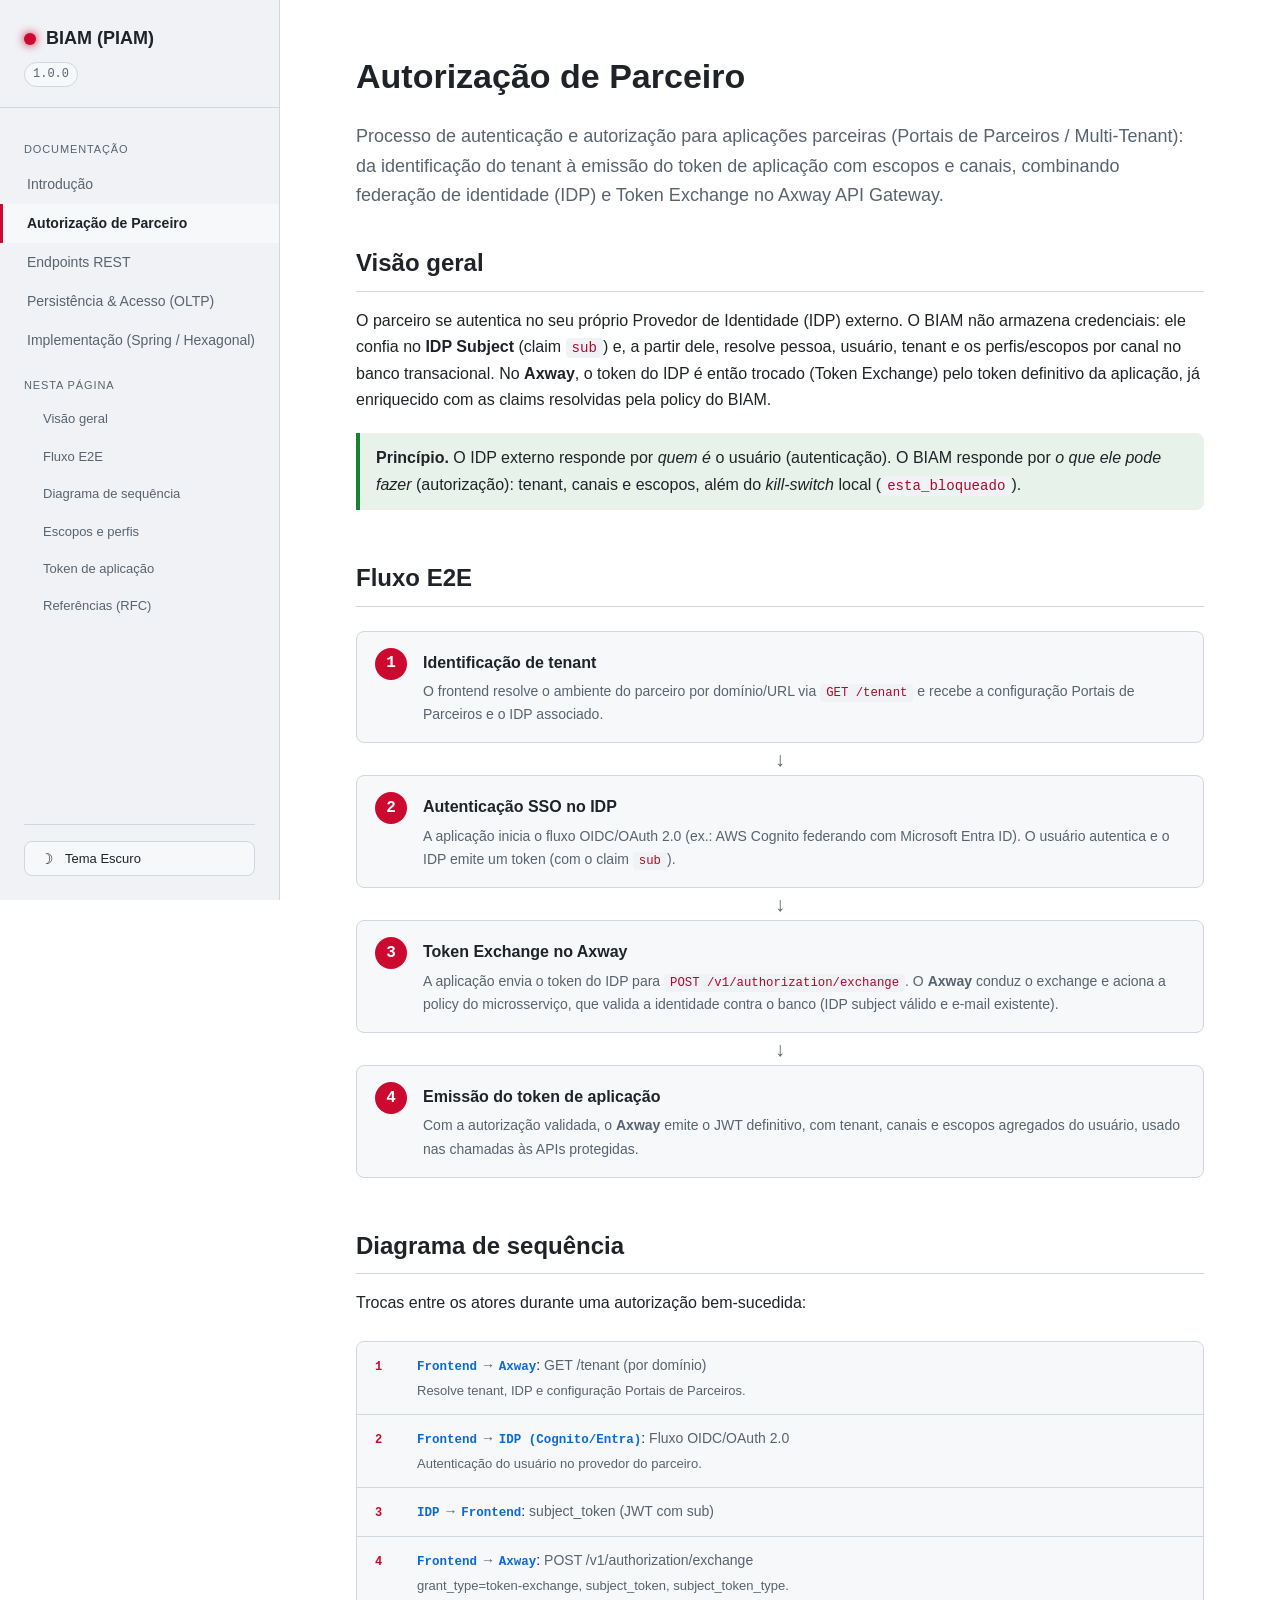
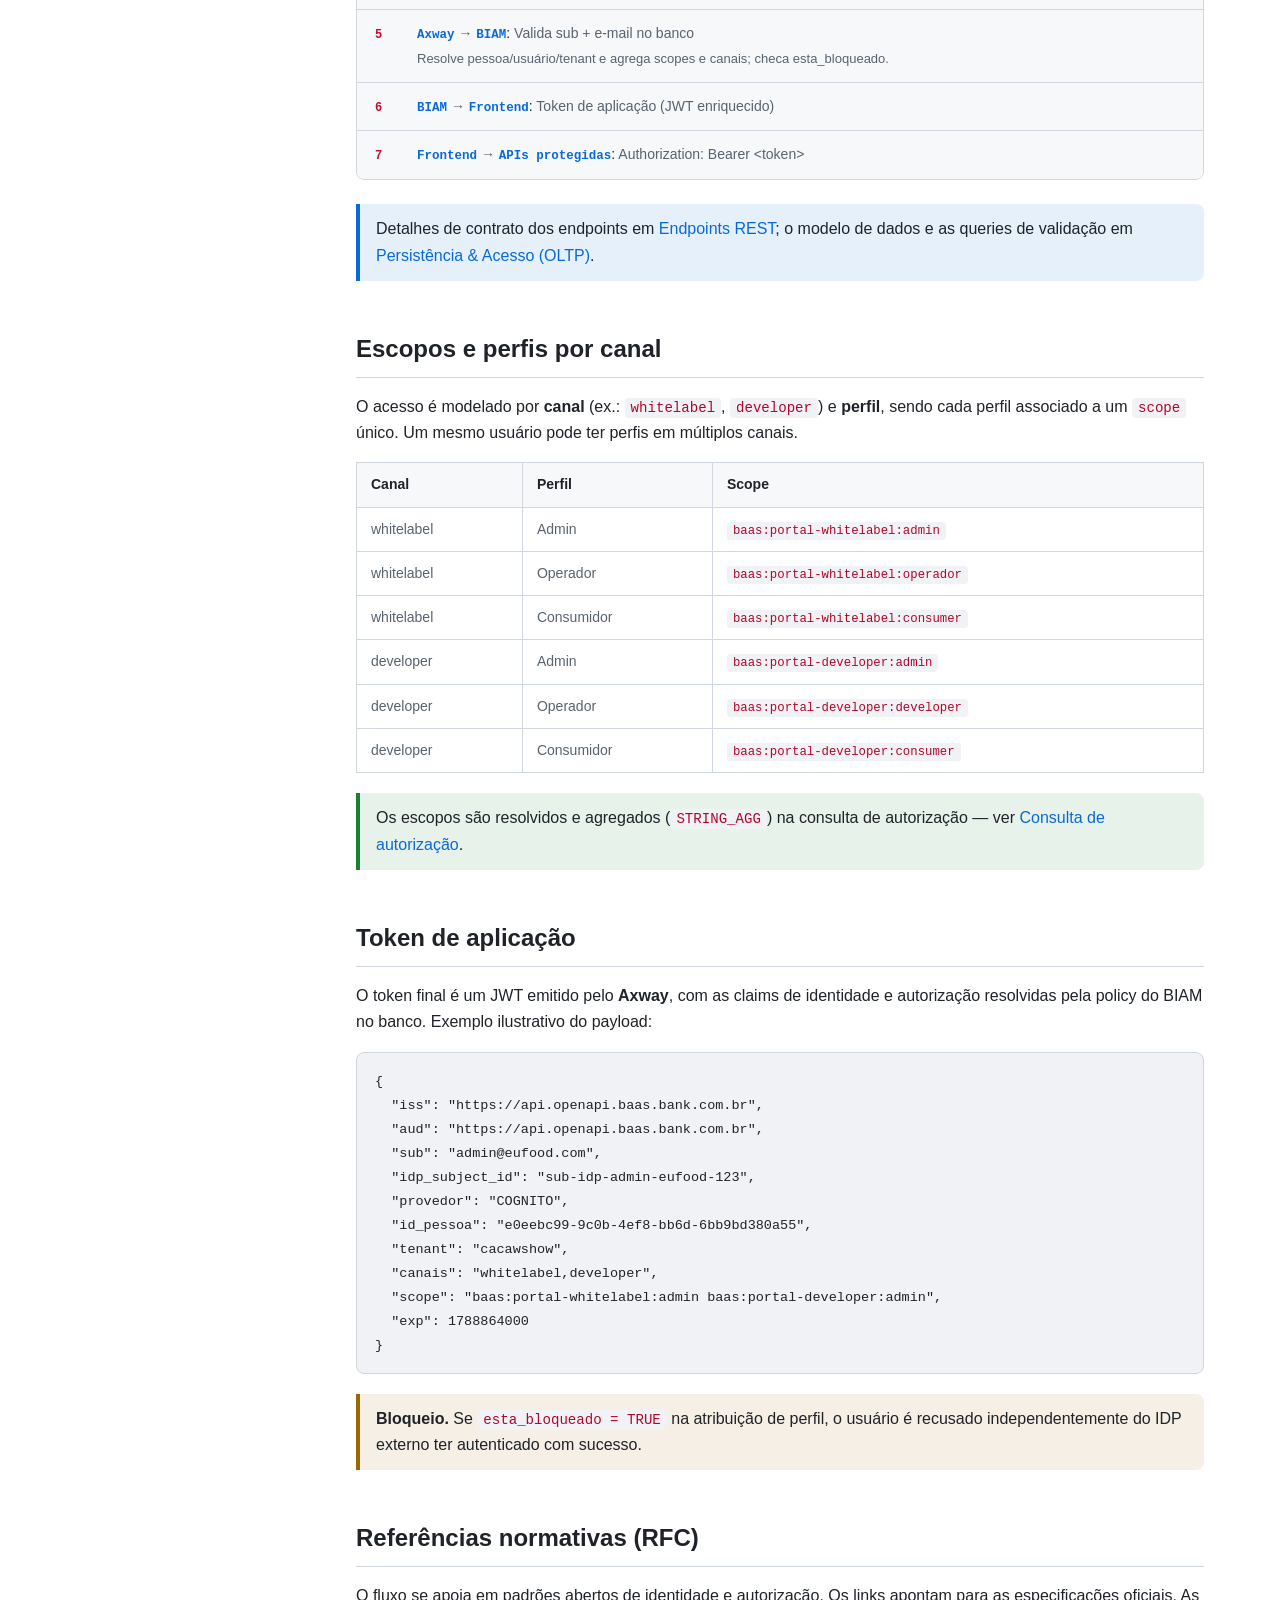
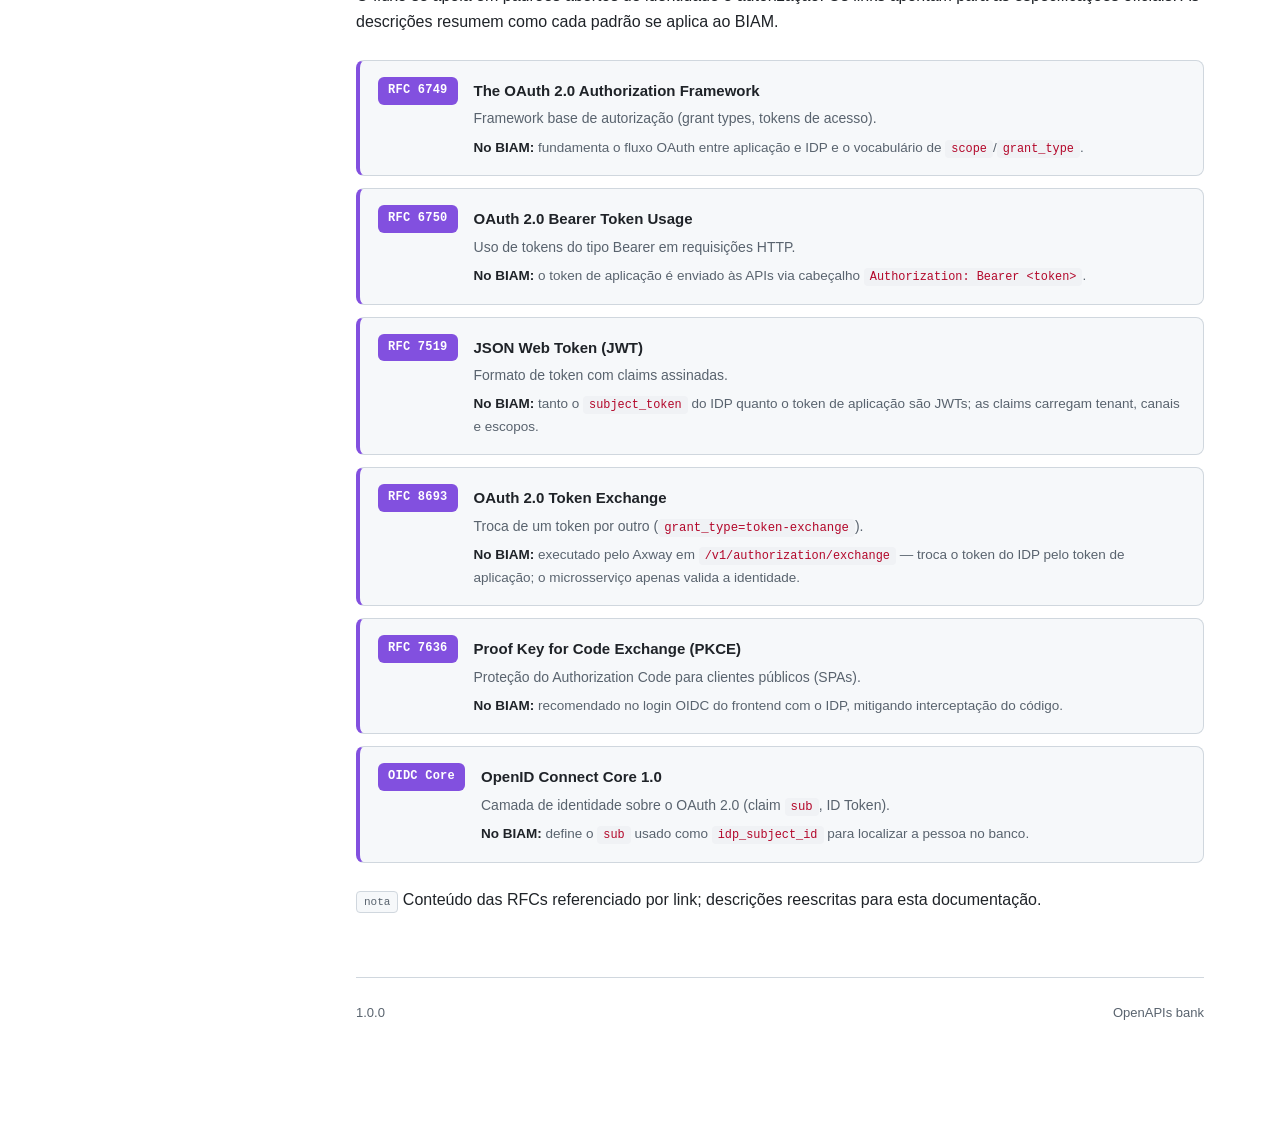
<file: autorizacao.html>
<!DOCTYPE html>
<html lang="pt-BR">
<head>
    <meta charset="UTF-8">
    <meta name="viewport" content="width=device-width, initial-scale=1.0">
    <title>BIAM (PIAM) · Autorização de Parceiro</title>
    <script>
        (function () {
            try {
                var t = localStorage.getItem("BIAM-theme");
                if (!t) t = window.matchMedia("(prefers-color-scheme: dark)").matches ? "dark" : "light";
                document.documentElement.setAttribute("data-theme", t);
            } catch (e) {
                document.documentElement.setAttribute("data-theme", "dark");
            }
        })();
    </script>
    <link rel="stylesheet" href="assets/style.css">
</head>
<body>
<div class="layout">

    <!-- ================= SIDEBAR ================= -->
    <aside class="sidebar">
        <div class="brand">
            <h1><span class="dot"></span> BIAM (PIAM)</h1>
            <span class="ver">1.0.0</span>
        </div>
        <nav>
            <div class="group-title">Documentação</div>
            <a href="index.html">Introdução</a>
            <a href="autorizacao.html" class="active">Autorização de Parceiro</a>
            <a href="endpoints.html">Endpoints REST</a>
            <a href="arquitetura.html">Persistência &amp; Acesso (OLTP)</a>
            <a href="implementacao.html">Implementação (Spring / Hexagonal)</a>

            <div class="group-title">Nesta página</div>
            <a href="#visao" class="sub">Visão geral</a>
            <a href="#fluxo" class="sub">Fluxo E2E</a>
            <a href="#sequencia" class="sub">Diagrama de sequência</a>
            <a href="#escopos" class="sub">Escopos e perfis</a>
            <a href="#token" class="sub">Token de aplicação</a>
            <a href="#rfc" class="sub">Referências (RFC)</a>
        </nav>
        <div class="theme-switch">
            <button type="button" class="theme-toggle" data-theme-toggle aria-pressed="false">
                <span class="icon" data-theme-icon aria-hidden="true">&#9790;</span>
                <span class="label">Tema <span data-theme-label>Escuro</span></span>
            </button>
        </div>
    </aside>

    <!-- ================= CONTEÚDO ================= -->
    <main class="content">
        <h1>Autorização de Parceiro</h1>
        <p class="lead">
            Processo de autenticação e autorização para aplicações parceiras (Portais de Parceiros /
            Multi-Tenant): da identificação do tenant à emissão do token de aplicação com escopos e
            canais, combinando federação de identidade (IDP) e Token Exchange no Axway API Gateway.
        </p>

        <!-- ---------- Visão geral ---------- -->
        <h2 id="visao">Visão geral</h2>
        <p>
            O parceiro se autentica no seu próprio Provedor de Identidade (IDP) externo. O BIAM não
            armazena credenciais: ele confia no <strong>IDP Subject</strong> (claim <code>sub</code>)
            e, a partir dele, resolve pessoa, usuário, tenant e os perfis/escopos por canal no banco
            transacional. No <strong>Axway</strong>, o token do IDP é então trocado (Token Exchange)
            pelo token definitivo da aplicação, já enriquecido com as claims resolvidas pela policy
            do BIAM.
        </p>
        <div class="note tip">
            <strong>Princípio.</strong> O IDP externo responde por <em>quem é</em> o usuário
            (autenticação). O BIAM responde por <em>o que ele pode fazer</em> (autorização): tenant,
            canais e escopos, além do <em>kill-switch</em> local (<code>esta_bloqueado</code>).
        </div>

        <!-- ---------- Fluxo E2E ---------- -->
        <h2 id="fluxo">Fluxo E2E</h2>
        <div class="flow">
            <div class="step">
                <div class="num">1</div>
                <div class="body">
                    <h4>Identificação de tenant</h4>
                    <p>O frontend resolve o ambiente do parceiro por domínio/URL via
                    <code>GET /tenant</code> e recebe a configuração Portais de Parceiros e o IDP associado.</p>
                </div>
            </div>
            <div class="arrow">&#8595;</div>
            <div class="step">
                <div class="num">2</div>
                <div class="body">
                    <h4>Autenticação SSO no IDP</h4>
                    <p>A aplicação inicia o fluxo OIDC/OAuth 2.0 (ex.: AWS Cognito federando com
                    Microsoft Entra ID). O usuário autentica e o IDP emite um token (com o claim
                    <code>sub</code>).</p>
                </div>
            </div>
            <div class="arrow">&#8595;</div>
            <div class="step">
                <div class="num">3</div>
                <div class="body">
                    <h4>Token Exchange no Axway</h4>
                    <p>A aplicação envia o token do IDP para
                    <code>POST /v1/authorization/exchange</code>. O <strong>Axway</strong> conduz o
                    exchange e aciona a policy do microsserviço, que valida a identidade contra o
                    banco (IDP subject válido e e-mail existente).</p>
                </div>
            </div>
            <div class="arrow">&#8595;</div>
            <div class="step">
                <div class="num">4</div>
                <div class="body">
                    <h4>Emissão do token de aplicação</h4>
                    <p>Com a autorização validada, o <strong>Axway</strong> emite o JWT definitivo,
                    com tenant, canais e escopos agregados do usuário, usado nas chamadas às APIs
                    protegidas.</p>
                </div>
            </div>
        </div>

        <!-- ---------- Sequência ---------- -->
        <h2 id="sequencia">Diagrama de sequência</h2>
        <p>Trocas entre os atores durante uma autorização bem-sucedida:</p>
        <div class="seq">
            <div class="seq-row"><span class="seq-n">1</span><span class="seq-msg"><span class="actor">Frontend</span> <span class="op">&#8594;</span> <span class="actor">Axway</span>: <span class="op">GET /tenant (por domínio)</span><span class="seq-note">Resolve tenant, IDP e configuração Portais de Parceiros.</span></span></div>
            <div class="seq-row"><span class="seq-n">2</span><span class="seq-msg"><span class="actor">Frontend</span> <span class="op">&#8594;</span> <span class="actor">IDP (Cognito/Entra)</span>: <span class="op">Fluxo OIDC/OAuth 2.0</span><span class="seq-note">Autenticação do usuário no provedor do parceiro.</span></span></div>
            <div class="seq-row"><span class="seq-n">3</span><span class="seq-msg"><span class="actor">IDP</span> <span class="op">&#8594;</span> <span class="actor">Frontend</span>: <span class="op">subject_token (JWT com sub)</span></span></div>
            <div class="seq-row"><span class="seq-n">4</span><span class="seq-msg"><span class="actor">Frontend</span> <span class="op">&#8594;</span> <span class="actor">Axway</span>: <span class="op">POST /v1/authorization/exchange</span><span class="seq-note">grant_type=token-exchange, subject_token, subject_token_type.</span></span></div>
            <div class="seq-row"><span class="seq-n">5</span><span class="seq-msg"><span class="actor">Axway</span> <span class="op">&#8594;</span> <span class="actor">BIAM</span>: <span class="op">Valida sub + e-mail no banco</span><span class="seq-note">Resolve pessoa/usuário/tenant e agrega scopes e canais; checa esta_bloqueado.</span></span></div>
            <div class="seq-row"><span class="seq-n">6</span><span class="seq-msg"><span class="actor">BIAM</span> <span class="op">&#8594;</span> <span class="actor">Frontend</span>: <span class="op">Token de aplicação (JWT enriquecido)</span></span></div>
            <div class="seq-row"><span class="seq-n">7</span><span class="seq-msg"><span class="actor">Frontend</span> <span class="op">&#8594;</span> <span class="actor">APIs protegidas</span>: <span class="op">Authorization: Bearer &lt;token&gt;</span></span></div>
        </div>
        <div class="note">
            Detalhes de contrato dos endpoints em
            <a href="endpoints.html#infra">Endpoints REST</a>; o modelo de dados e as queries de
            validação em <a href="arquitetura.html#queries">Persistência &amp; Acesso (OLTP)</a>.
        </div>

        <!-- ---------- Escopos ---------- -->
        <h2 id="escopos">Escopos e perfis por canal</h2>
        <p>
            O acesso é modelado por <strong>canal</strong> (ex.: <code>whitelabel</code>,
            <code>developer</code>) e <strong>perfil</strong>, sendo cada perfil associado a um
            <code>scope</code> único. Um mesmo usuário pode ter perfis em múltiplos canais.
        </p>
        <table>
            <thead><tr><th>Canal</th><th>Perfil</th><th>Scope</th></tr></thead>
            <tbody>
                <tr><td>whitelabel</td><td>Admin</td><td><code>baas:portal-whitelabel:admin</code></td></tr>
                <tr><td>whitelabel</td><td>Operador</td><td><code>baas:portal-whitelabel:operador</code></td></tr>
                <tr><td>whitelabel</td><td>Consumidor</td><td><code>baas:portal-whitelabel:consumer</code></td></tr>
                <tr><td>developer</td><td>Admin</td><td><code>baas:portal-developer:admin</code></td></tr>
                <tr><td>developer</td><td>Operador</td><td><code>baas:portal-developer:developer</code></td></tr>
                <tr><td>developer</td><td>Consumidor</td><td><code>baas:portal-developer:consumer</code></td></tr>
            </tbody>
        </table>
        <div class="note tip">
            Os escopos são resolvidos e agregados (<code>STRING_AGG</code>) na consulta de
            autorização — ver <a href="arquitetura.html#queries">Consulta de autorização</a>.
        </div>

        <!-- ---------- Token ---------- -->
        <h2 id="token">Token de aplicação</h2>
        <p>
            O token final é um JWT emitido pelo <strong>Axway</strong>, com as claims de identidade e
            autorização resolvidas pela policy do BIAM no banco. Exemplo ilustrativo do payload:
        </p>
        <pre><code>{
  "iss": "https://api.openapi.baas.bank.com.br",
  "aud": "https://api.openapi.baas.bank.com.br",
  "sub": "admin@eufood.com",
  "idp_subject_id": "sub-idp-admin-eufood-123",
  "provedor": "COGNITO",
  "id_pessoa": "e0eebc99-9c0b-4ef8-bb6d-6bb9bd380a55",
  "tenant": "cacawshow",
  "canais": "whitelabel,developer",
  "scope": "baas:portal-whitelabel:admin baas:portal-developer:admin",
  "exp": 1788864000
}</code></pre>
        <div class="note warn">
            <strong>Bloqueio.</strong> Se <code>esta_bloqueado = TRUE</code> na atribuição de perfil,
            o usuário é recusado independentemente do IDP externo ter autenticado com sucesso.
        </div>

        <!-- ---------- RFC ---------- -->
        <h2 id="rfc">Referências normativas (RFC)</h2>
        <p>
            O fluxo se apoia em padrões abertos de identidade e autorização. Os links apontam para as
            especificações oficiais. As descrições resumem como cada padrão se aplica ao BIAM.
        </p>
        <div class="rfc-list">
            <div class="rfc">
                <span class="rfc-badge">RFC 6749</span>
                <div class="rfc-body">
                    <h4><a href="https://www.rfc-editor.org/rfc/rfc6749" target="_blank" rel="noopener noreferrer">The OAuth 2.0 Authorization Framework</a></h4>
                    <p>Framework base de autorização (grant types, tokens de acesso).</p>
                    <p class="apply"><strong>No BIAM:</strong> fundamenta o fluxo OAuth entre aplicação e IDP e o vocabulário de <code>scope</code>/<code>grant_type</code>.</p>
                </div>
            </div>
            <div class="rfc">
                <span class="rfc-badge">RFC 6750</span>
                <div class="rfc-body">
                    <h4><a href="https://www.rfc-editor.org/rfc/rfc6750" target="_blank" rel="noopener noreferrer">OAuth 2.0 Bearer Token Usage</a></h4>
                    <p>Uso de tokens do tipo Bearer em requisições HTTP.</p>
                    <p class="apply"><strong>No BIAM:</strong> o token de aplicação é enviado às APIs via cabeçalho <code>Authorization: Bearer &lt;token&gt;</code>.</p>
                </div>
            </div>
            <div class="rfc">
                <span class="rfc-badge">RFC 7519</span>
                <div class="rfc-body">
                    <h4><a href="https://www.rfc-editor.org/rfc/rfc7519" target="_blank" rel="noopener noreferrer">JSON Web Token (JWT)</a></h4>
                    <p>Formato de token com claims assinadas.</p>
                    <p class="apply"><strong>No BIAM:</strong> tanto o <code>subject_token</code> do IDP quanto o token de aplicação são JWTs; as claims carregam tenant, canais e escopos.</p>
                </div>
            </div>
            <div class="rfc">
                <span class="rfc-badge">RFC 8693</span>
                <div class="rfc-body">
                    <h4><a href="https://www.rfc-editor.org/rfc/rfc8693" target="_blank" rel="noopener noreferrer">OAuth 2.0 Token Exchange</a></h4>
                    <p>Troca de um token por outro (<code>grant_type=token-exchange</code>).</p>
                    <p class="apply"><strong>No BIAM:</strong> executado pelo Axway em <code>/v1/authorization/exchange</code> — troca o token do IDP pelo token de aplicação; o microsserviço apenas valida a identidade.</p>
                </div>
            </div>
            <div class="rfc">
                <span class="rfc-badge">RFC 7636</span>
                <div class="rfc-body">
                    <h4><a href="https://www.rfc-editor.org/rfc/rfc7636" target="_blank" rel="noopener noreferrer">Proof Key for Code Exchange (PKCE)</a></h4>
                    <p>Proteção do Authorization Code para clientes públicos (SPAs).</p>
                    <p class="apply"><strong>No BIAM:</strong> recomendado no login OIDC do frontend com o IDP, mitigando interceptação do código.</p>
                </div>
            </div>
            <div class="rfc">
                <span class="rfc-badge">OIDC Core</span>
                <div class="rfc-body">
                    <h4><a href="https://openid.net/specs/openid-connect-core-1_0.html" target="_blank" rel="noopener noreferrer">OpenID Connect Core 1.0</a></h4>
                    <p>Camada de identidade sobre o OAuth 2.0 (claim <code>sub</code>, ID Token).</p>
                    <p class="apply"><strong>No BIAM:</strong> define o <code>sub</code> usado como <code>idp_subject_id</code> para localizar a pessoa no banco.</p>
                </div>
            </div>
        </div>
        <p class="apply"><span class="tag">nota</span> Conteúdo das RFCs referenciado por link; descrições reescritas para esta documentação.</p>

        <footer class="docfooter">
            <span>1.0.0</span>
            <span>OpenAPIs bank</span>
        </footer>
    </main>
</div>
<script src="assets/theme.js"></script>
</body>
</html>
</file>
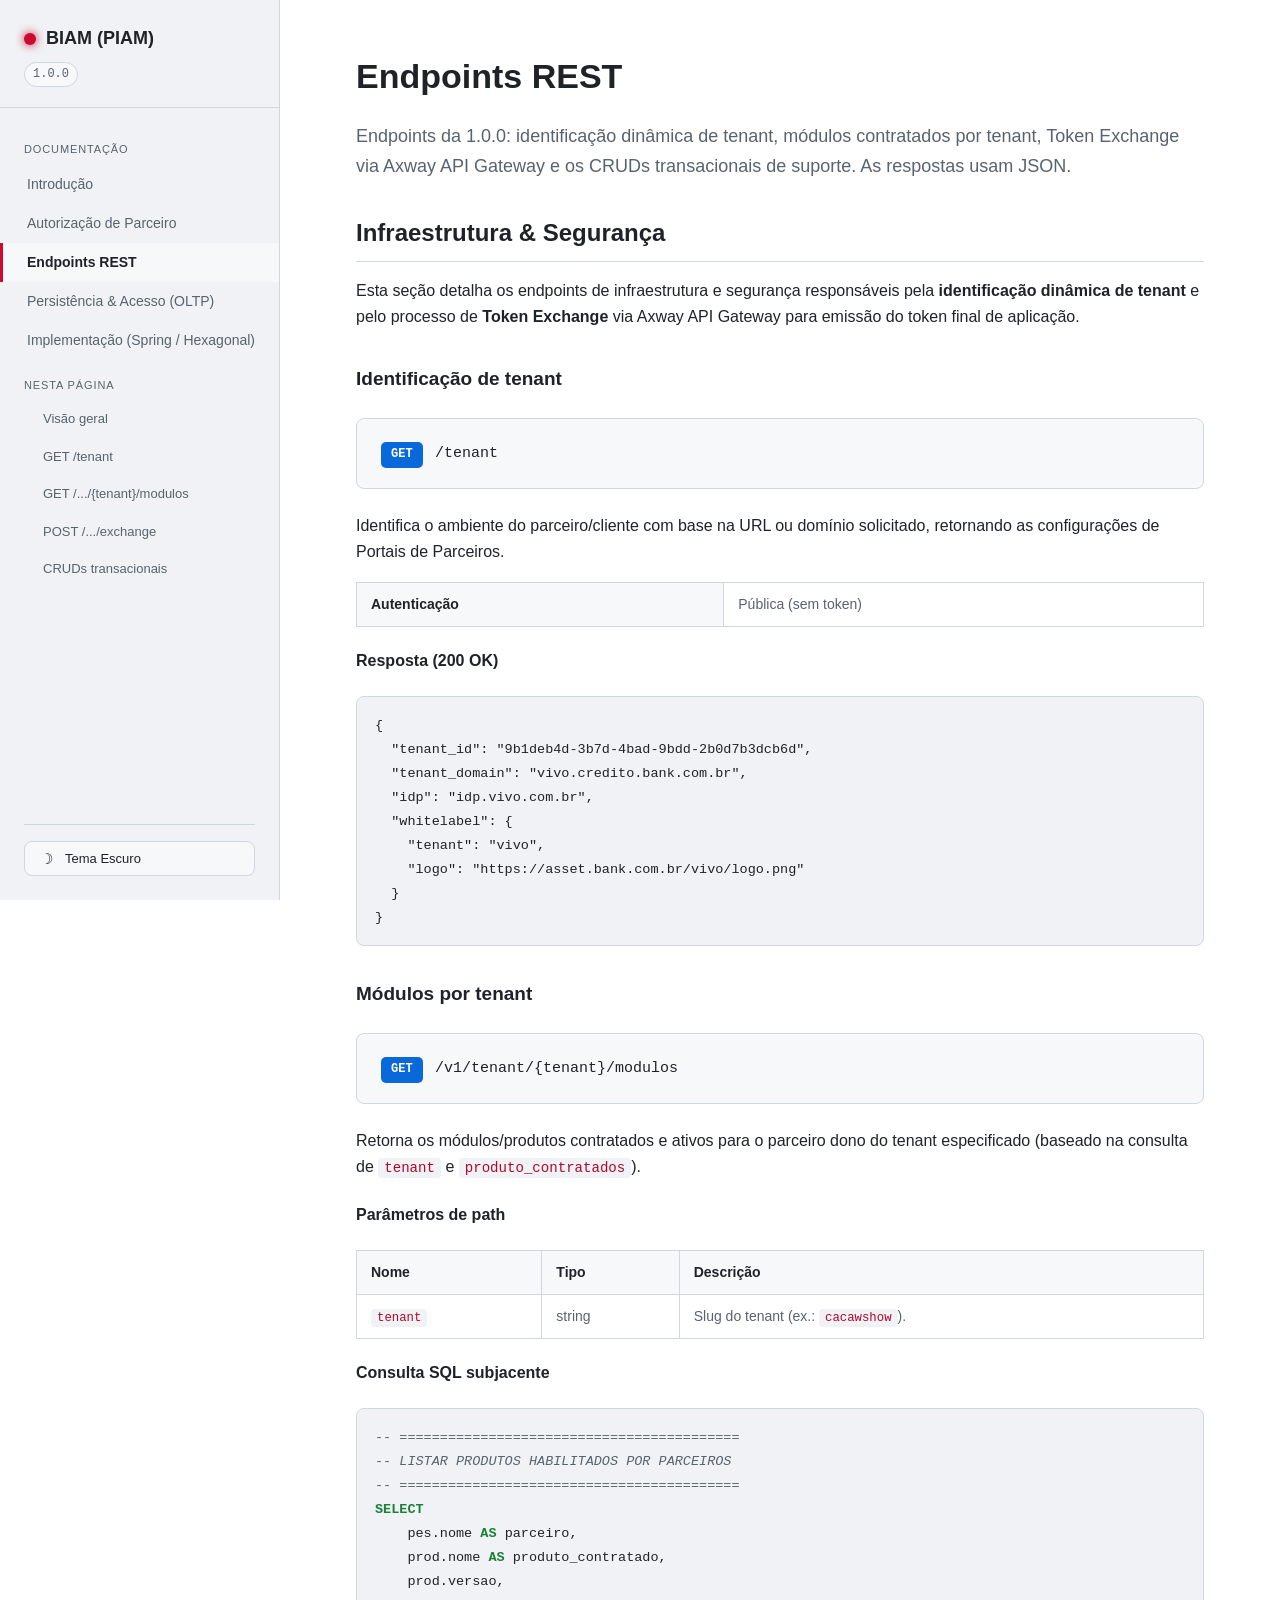
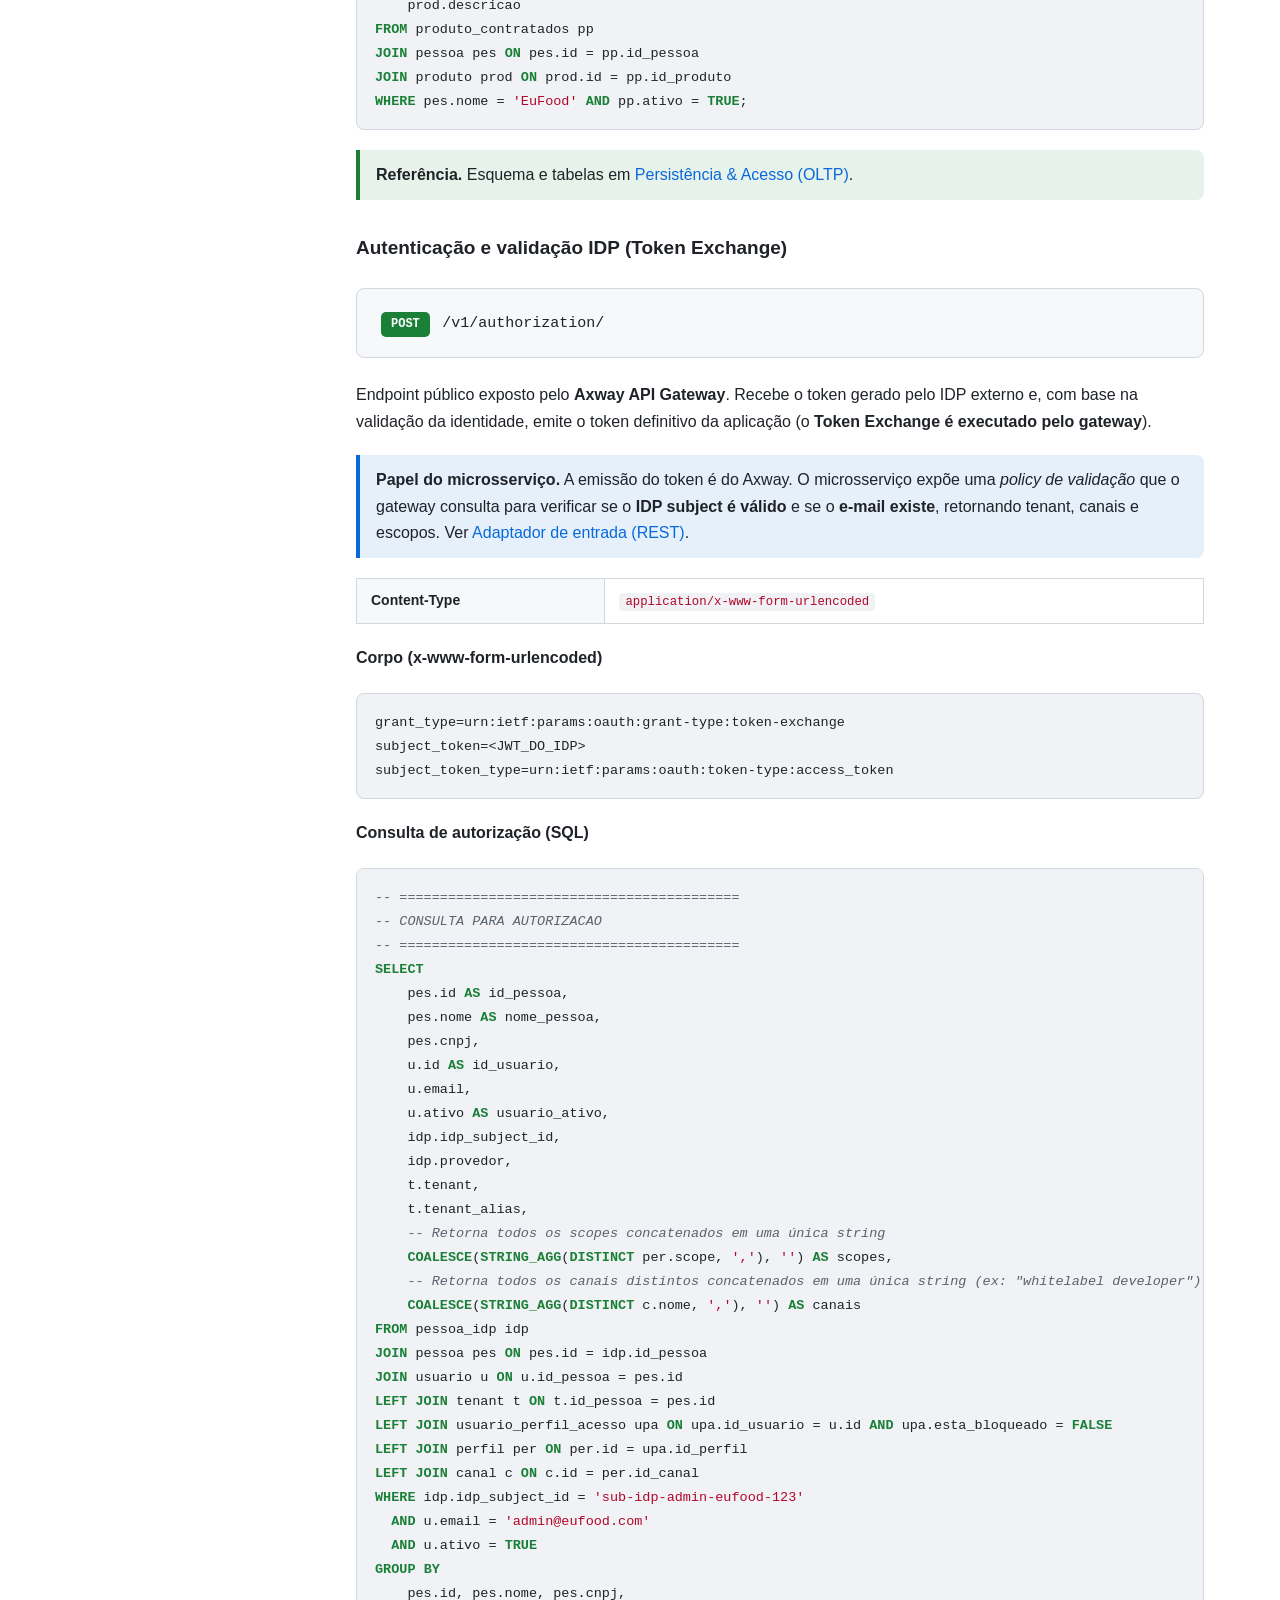
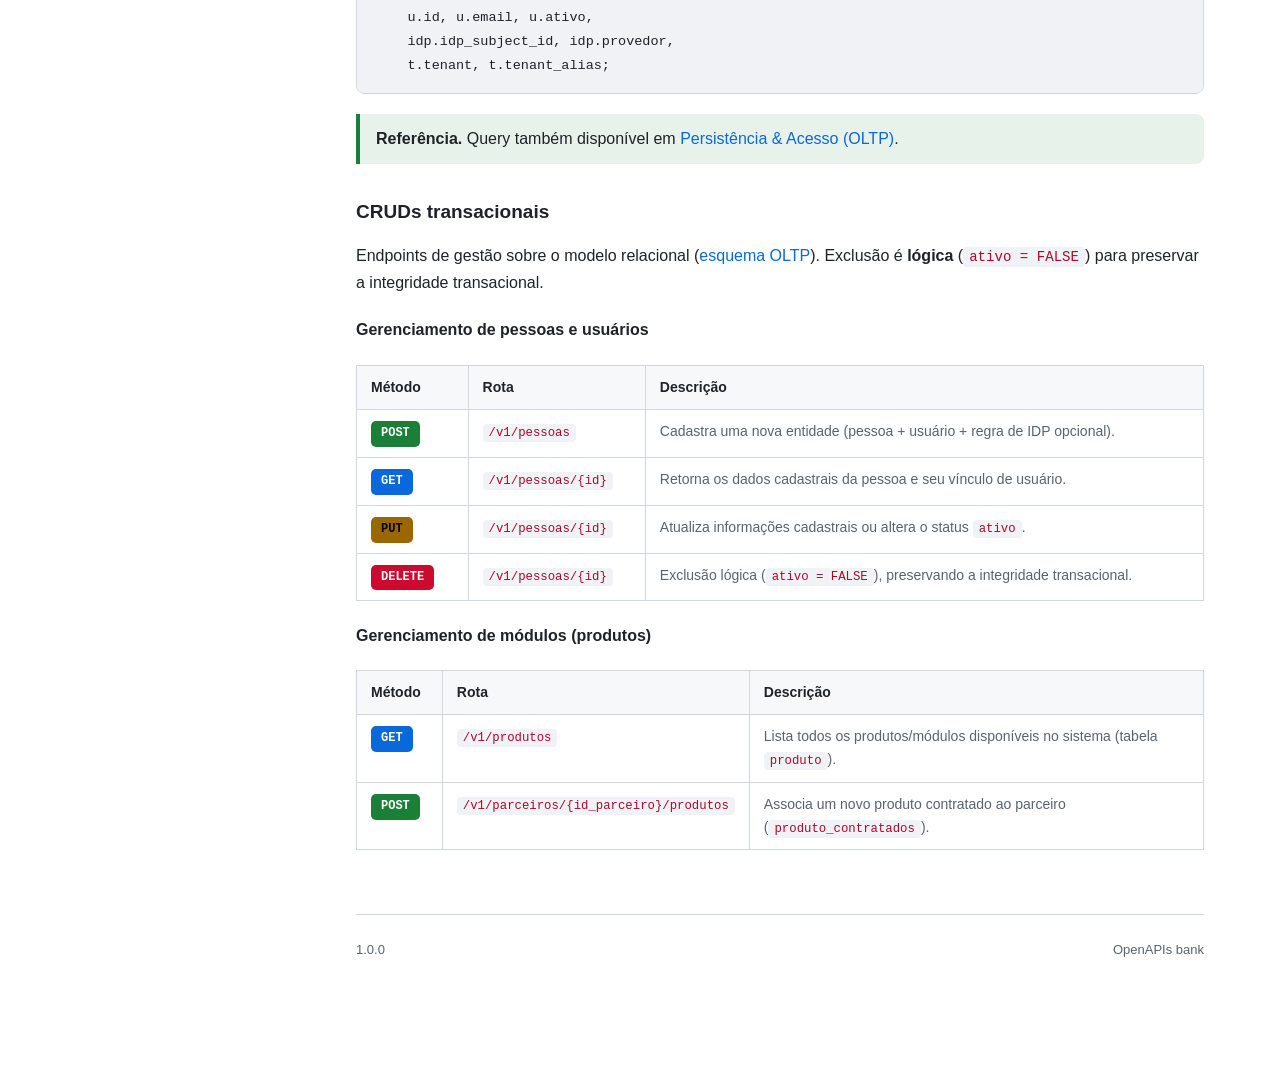
<file: endpoints.html>
<!DOCTYPE html>
<html lang="pt-BR">
<head>
    <meta charset="UTF-8">
    <meta name="viewport" content="width=device-width, initial-scale=1.0">
    <title>BIAM (PIAM) · Endpoints REST</title>
    <script>
        (function () {
            try {
                var t = localStorage.getItem("BIAM-theme");
                if (!t) t = window.matchMedia("(prefers-color-scheme: dark)").matches ? "dark" : "light";
                document.documentElement.setAttribute("data-theme", t);
            } catch (e) {
                document.documentElement.setAttribute("data-theme", "dark");
            }
        })();
    </script>
    <link rel="stylesheet" href="assets/style.css">
</head>
<body>
<div class="layout">

    <!-- ================= SIDEBAR ================= -->
    <aside class="sidebar">
        <div class="brand">
            <h1><span class="dot"></span> BIAM (PIAM)</h1>
            <span class="ver">1.0.0</span>
        </div>
        <nav>
            <div class="group-title">Documentação</div>
            <a href="index.html">Introdução</a>
            <a href="autorizacao.html">Autorização de Parceiro</a>
            <a href="endpoints.html" class="active">Endpoints REST</a>
            <a href="arquitetura.html">Persistência &amp; Acesso (OLTP)</a>
            <a href="implementacao.html">Implementação (Spring / Hexagonal)</a>

            <div class="group-title">Nesta página</div>
            <a href="#infra" class="sub">Visão geral</a>
            <a href="#tenant" class="sub">GET /tenant</a>
            <a href="#modulos" class="sub">GET /.../{tenant}/modulos</a>
            <a href="#token-exchange" class="sub">POST /.../exchange</a>
            <a href="#cruds" class="sub">CRUDs transacionais</a>
        </nav>
        <div class="theme-switch">
            <button type="button" class="theme-toggle" data-theme-toggle aria-pressed="false">
                <span class="icon" data-theme-icon aria-hidden="true">&#9790;</span>
                <span class="label">Tema <span data-theme-label>Escuro</span></span>
            </button>
        </div>
    </aside>

    <!-- ================= CONTEÚDO ================= -->
    <main class="content">
        <h1>Endpoints REST</h1>
        <p class="lead">
            Endpoints da 1.0.0: identificação dinâmica de tenant,
            módulos contratados por tenant, Token Exchange via Axway API Gateway e os CRUDs
            transacionais de suporte. As respostas usam JSON.
        </p>

        <!-- ---------- Infraestrutura & Segurança ---------- -->
        <h2 id="infra">Infraestrutura &amp; Segurança</h2>
        <p>
            Esta seção detalha os endpoints de infraestrutura e segurança responsáveis pela
            <strong>identificação dinâmica de tenant</strong> e pelo processo de
            <strong>Token Exchange</strong> via Axway API Gateway para emissão do token final de
            aplicação.
        </p>

        <h3 id="tenant">Identificação de tenant</h3>
        <div class="endpoint">
            <span class="method get">GET</span>
            <span class="path">/tenant</span>
        </div>
        <p>
            Identifica o ambiente do parceiro/cliente com base na URL ou domínio solicitado,
            retornando as configurações de Portais de Parceiros.
        </p>
        <table>
            <tbody>
                <tr><th>Autenticação</th><td>Pública (sem token)</td></tr>
            </tbody>
        </table>

        <h4>Resposta (200 OK)</h4>
        <pre><code>{
  "tenant_id": "9b1deb4d-3b7d-4bad-9bdd-2b0d7b3dcb6d",
  "tenant_domain": "vivo.credito.bank.com.br",
  "idp": "idp.vivo.com.br",
  "whitelabel": {
    "tenant": "vivo",
    "logo": "https://asset.bank.com.br/vivo/logo.png"
  }
}</code></pre>

        <h3 id="modulos">Módulos por tenant</h3>
        <div class="endpoint">
            <span class="method get">GET</span>
            <span class="path">/v1/tenant/{tenant}/modulos</span>
        </div>
        <p>
            Retorna os módulos/produtos contratados e ativos para o parceiro dono do tenant
            especificado (baseado na consulta de <code>tenant</code> e
            <code>produto_contratados</code>).
        </p>

        <h4>Parâmetros de path</h4>
        <table>
            <thead><tr><th>Nome</th><th>Tipo</th><th>Descrição</th></tr></thead>
            <tbody>
                <tr><td><code>tenant</code></td><td>string</td><td>Slug do tenant (ex.: <code>cacawshow</code>).</td></tr>
            </tbody>
        </table>

        <h4>Consulta SQL subjacente</h4>
        <pre><code class="language-sql">-- ==========================================
-- LISTAR PRODUTOS HABILITADOS POR PARCEIROS
-- ==========================================
SELECT
    pes.nome AS parceiro,
    prod.nome AS produto_contratado,
    prod.versao,
    prod.descricao
FROM produto_contratados pp
JOIN pessoa pes ON pes.id = pp.id_pessoa
JOIN produto prod ON prod.id = pp.id_produto
WHERE pes.nome = 'EuFood' AND pp.ativo = TRUE;</code></pre>
        <div class="note tip">
            <strong>Referência.</strong> Esquema e tabelas em
            <a href="arquitetura.html#persistencia">Persistência &amp; Acesso (OLTP)</a>.
        </div>

        <h3 id="token-exchange">Autenticação e validação IDP (Token Exchange)</h3>
        <div class="endpoint">
            <span class="method post">POST</span>
            <span class="path">/v1/authorization/</span>
        </div>
        <p>
            Endpoint público exposto pelo <strong>Axway API Gateway</strong>. Recebe o token gerado
            pelo IDP externo e, com base na validação da identidade, emite o token definitivo da
            aplicação (o <strong>Token Exchange é executado pelo gateway</strong>).
        </p>
        <div class="note">
            <strong>Papel do microsserviço.</strong> A emissão do token é do Axway. O microsserviço
            expõe uma <em>policy de validação</em> que o gateway consulta para verificar se o
            <strong>IDP subject é válido</strong> e se o <strong>e-mail existe</strong>, retornando
            tenant, canais e escopos. Ver
            <a href="implementacao.html#rest">Adaptador de entrada (REST)</a>.
        </div>
        <table>
            <tbody>
                <tr><th>Content-Type</th><td><code>application/x-www-form-urlencoded</code></td></tr>
            </tbody>
        </table>

        <h4>Corpo (x-www-form-urlencoded)</h4>
        <pre><code>grant_type=urn:ietf:params:oauth:grant-type:token-exchange
subject_token=&lt;JWT_DO_IDP&gt;
subject_token_type=urn:ietf:params:oauth:token-type:access_token</code></pre>

        <h4>Consulta de autorização (SQL)</h4>
        <pre><code class="language-sql">-- ==========================================
-- CONSULTA PARA AUTORIZACAO
-- ==========================================
SELECT
    pes.id AS id_pessoa,
    pes.nome AS nome_pessoa,
    pes.cnpj,
    u.id AS id_usuario,
    u.email,
    u.ativo AS usuario_ativo,
    idp.idp_subject_id,
    idp.provedor,
    t.tenant,
    t.tenant_alias,
    -- Retorna todos os scopes concatenados em uma única string
    COALESCE(STRING_AGG(DISTINCT per.scope, ','), '') AS scopes,
    -- Retorna todos os canais distintos concatenados em uma única string (ex: "whitelabel developer")
    COALESCE(STRING_AGG(DISTINCT c.nome, ','), '') AS canais
FROM pessoa_idp idp
JOIN pessoa pes ON pes.id = idp.id_pessoa
JOIN usuario u ON u.id_pessoa = pes.id
LEFT JOIN tenant t ON t.id_pessoa = pes.id
LEFT JOIN usuario_perfil_acesso upa ON upa.id_usuario = u.id AND upa.esta_bloqueado = FALSE
LEFT JOIN perfil per ON per.id = upa.id_perfil
LEFT JOIN canal c ON c.id = per.id_canal
WHERE idp.idp_subject_id = 'sub-idp-admin-eufood-123'
  AND u.email = 'admin@eufood.com'
  AND u.ativo = TRUE
GROUP BY
    pes.id, pes.nome, pes.cnpj,
    u.id, u.email, u.ativo,
    idp.idp_subject_id, idp.provedor,
    t.tenant, t.tenant_alias;</code></pre>
        <div class="note tip">
            <strong>Referência.</strong> Query também disponível em
            <a href="arquitetura.html#queries">Persistência &amp; Acesso (OLTP)</a>.
        </div>

        <h3 id="cruds">CRUDs transacionais</h3>
        <p>
            Endpoints de gestão sobre o modelo relacional
            (<a href="arquitetura.html#persistencia">esquema OLTP</a>). Exclusão é
            <strong>lógica</strong> (<code>ativo = FALSE</code>) para preservar a integridade
            transacional.
        </p>

        <h4>Gerenciamento de pessoas e usuários</h4>
        <table>
            <thead><tr><th>Método</th><th>Rota</th><th>Descrição</th></tr></thead>
            <tbody>
                <tr><td><span class="method post">POST</span></td><td><code>/v1/pessoas</code></td><td>Cadastra uma nova entidade (pessoa + usuário + regra de IDP opcional).</td></tr>
                <tr><td><span class="method get">GET</span></td><td><code>/v1/pessoas/{id}</code></td><td>Retorna os dados cadastrais da pessoa e seu vínculo de usuário.</td></tr>
                <tr><td><span class="method put">PUT</span></td><td><code>/v1/pessoas/{id}</code></td><td>Atualiza informações cadastrais ou altera o status <code>ativo</code>.</td></tr>
                <tr><td><span class="method del">DELETE</span></td><td><code>/v1/pessoas/{id}</code></td><td>Exclusão lógica (<code>ativo = FALSE</code>), preservando a integridade transacional.</td></tr>
            </tbody>
        </table>

        <h4>Gerenciamento de módulos (produtos)</h4>
        <table>
            <thead><tr><th>Método</th><th>Rota</th><th>Descrição</th></tr></thead>
            <tbody>
                <tr><td><span class="method get">GET</span></td><td><code>/v1/produtos</code></td><td>Lista todos os produtos/módulos disponíveis no sistema (tabela <code>produto</code>).</td></tr>
                <tr><td><span class="method post">POST</span></td><td><code>/v1/parceiros/{id_parceiro}/produtos</code></td><td>Associa um novo produto contratado ao parceiro (<code>produto_contratados</code>).</td></tr>
            </tbody>
        </table>

        <footer class="docfooter">
            <span>1.0.0</span>
            <span>OpenAPIs bank</span>
        </footer>
    </main>
</div>
<script src="assets/theme.js"></script>
<script src="assets/sql-highlight.js"></script>
</body>
</html>
</file>
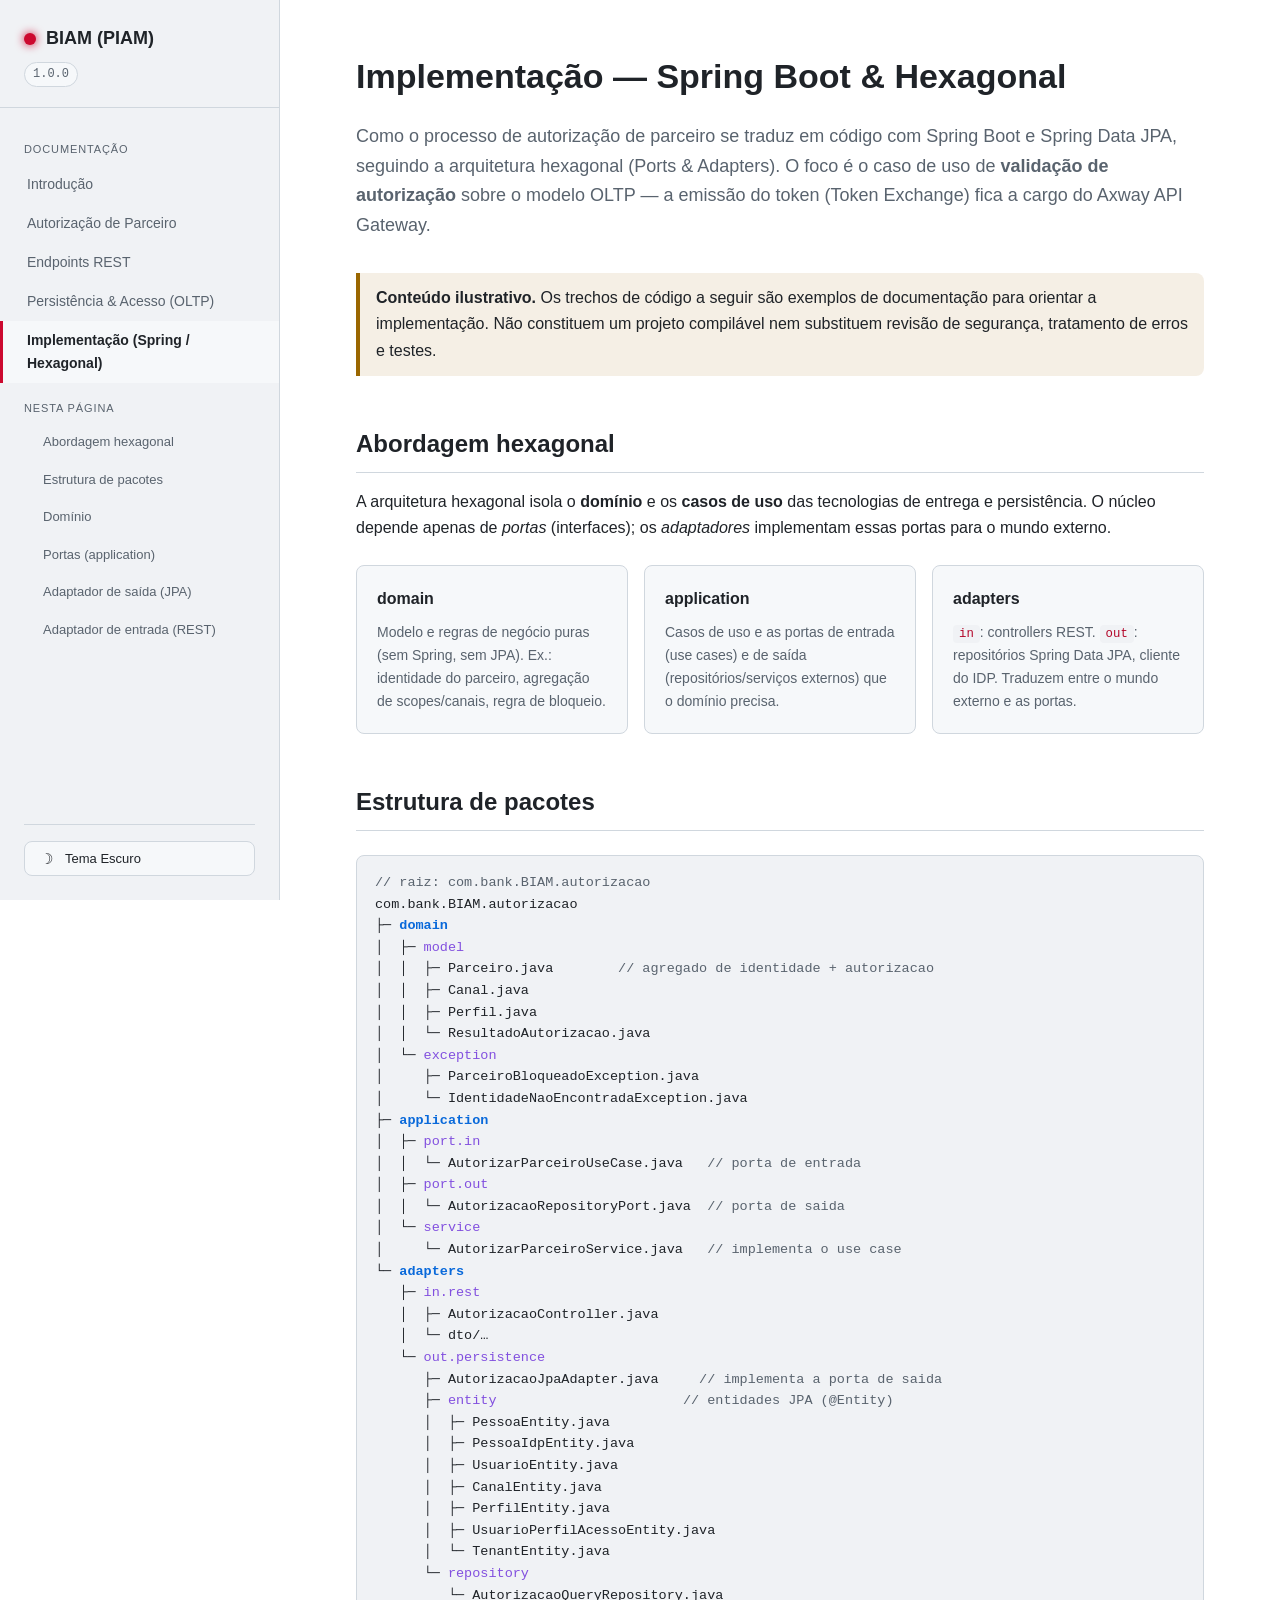
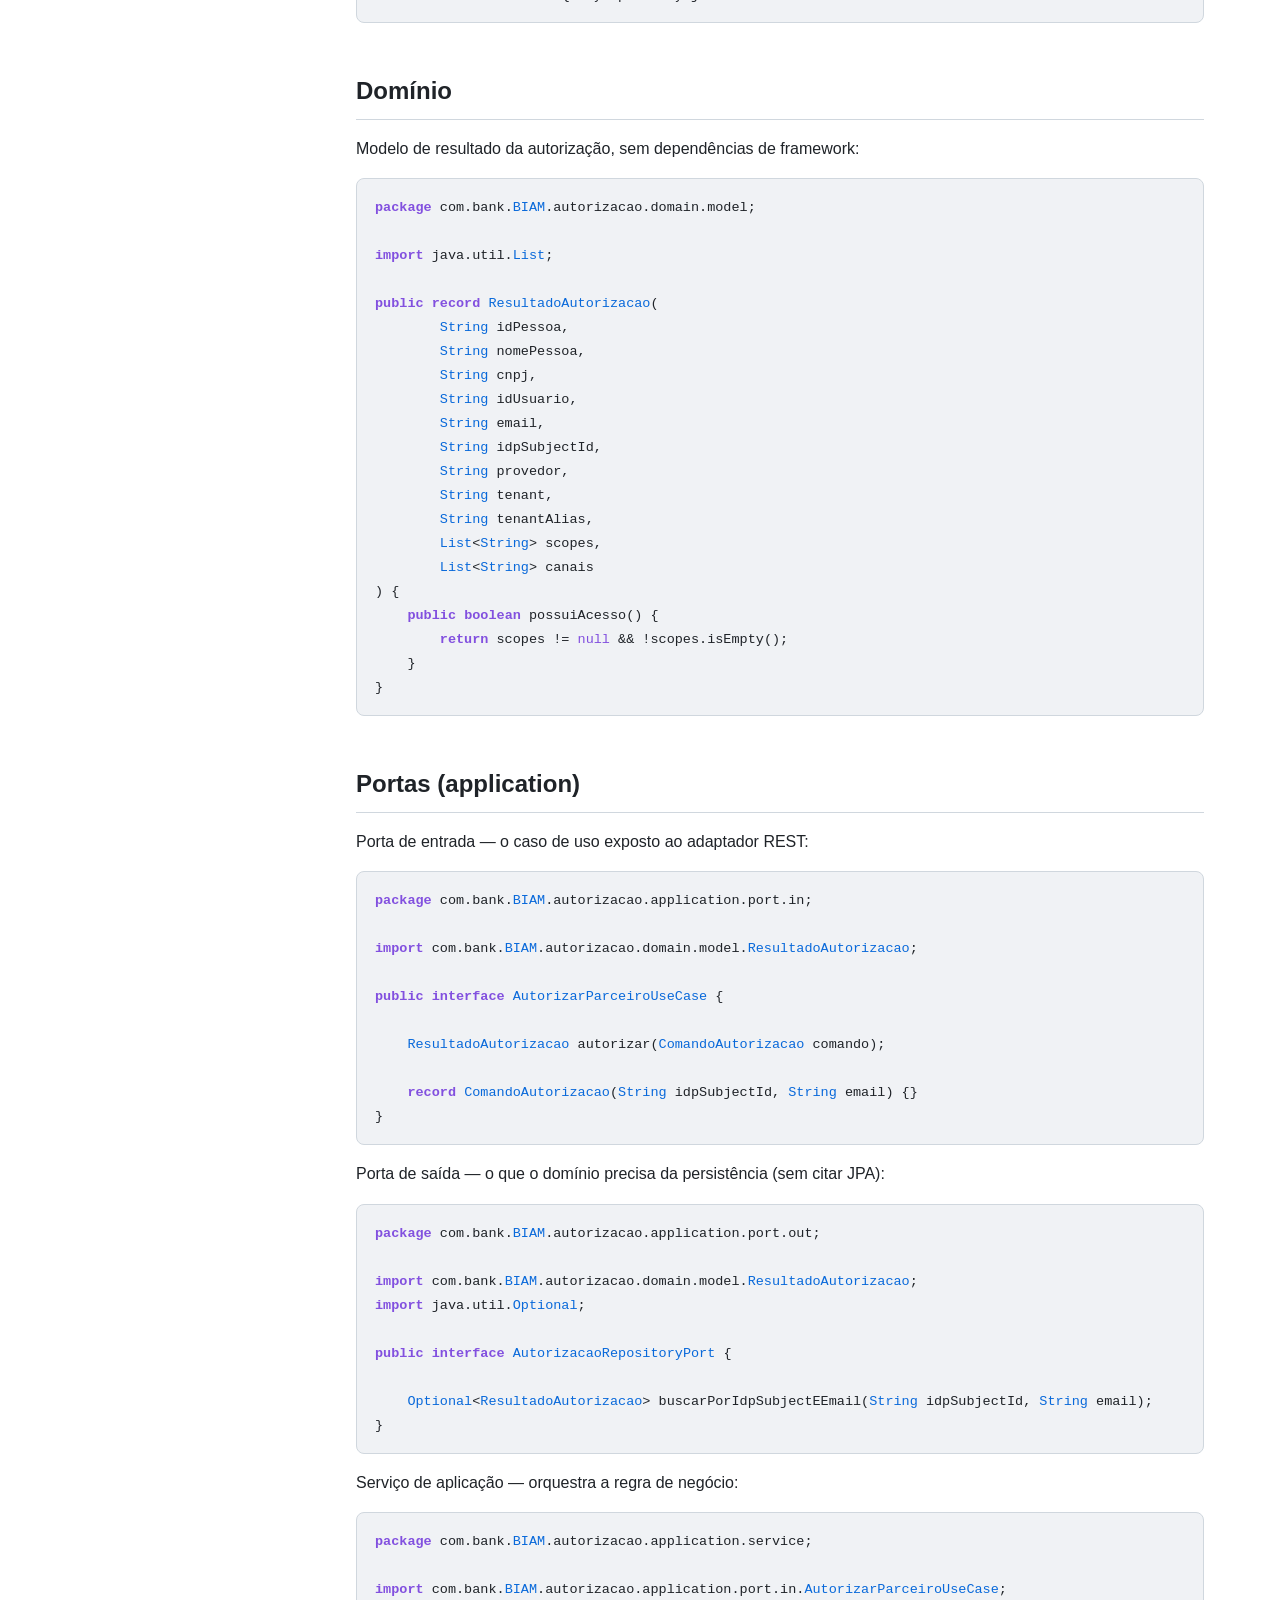
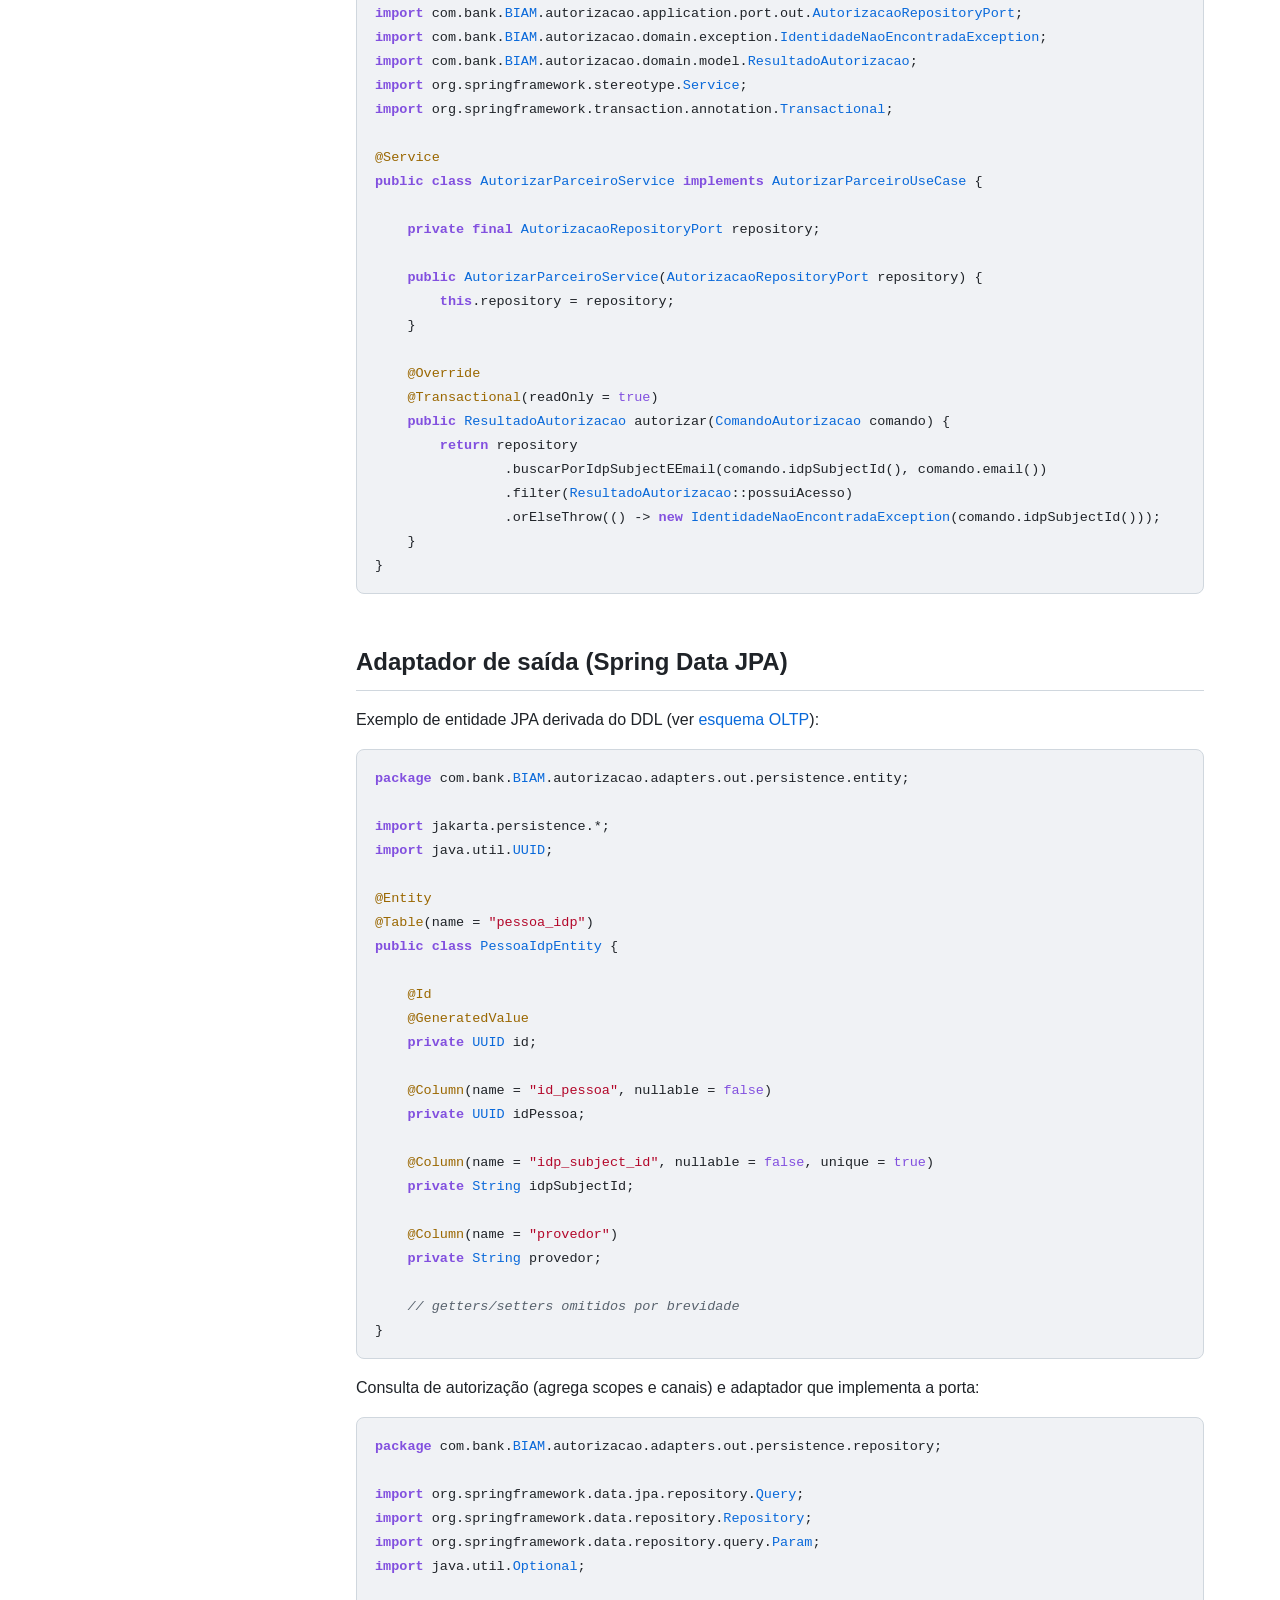
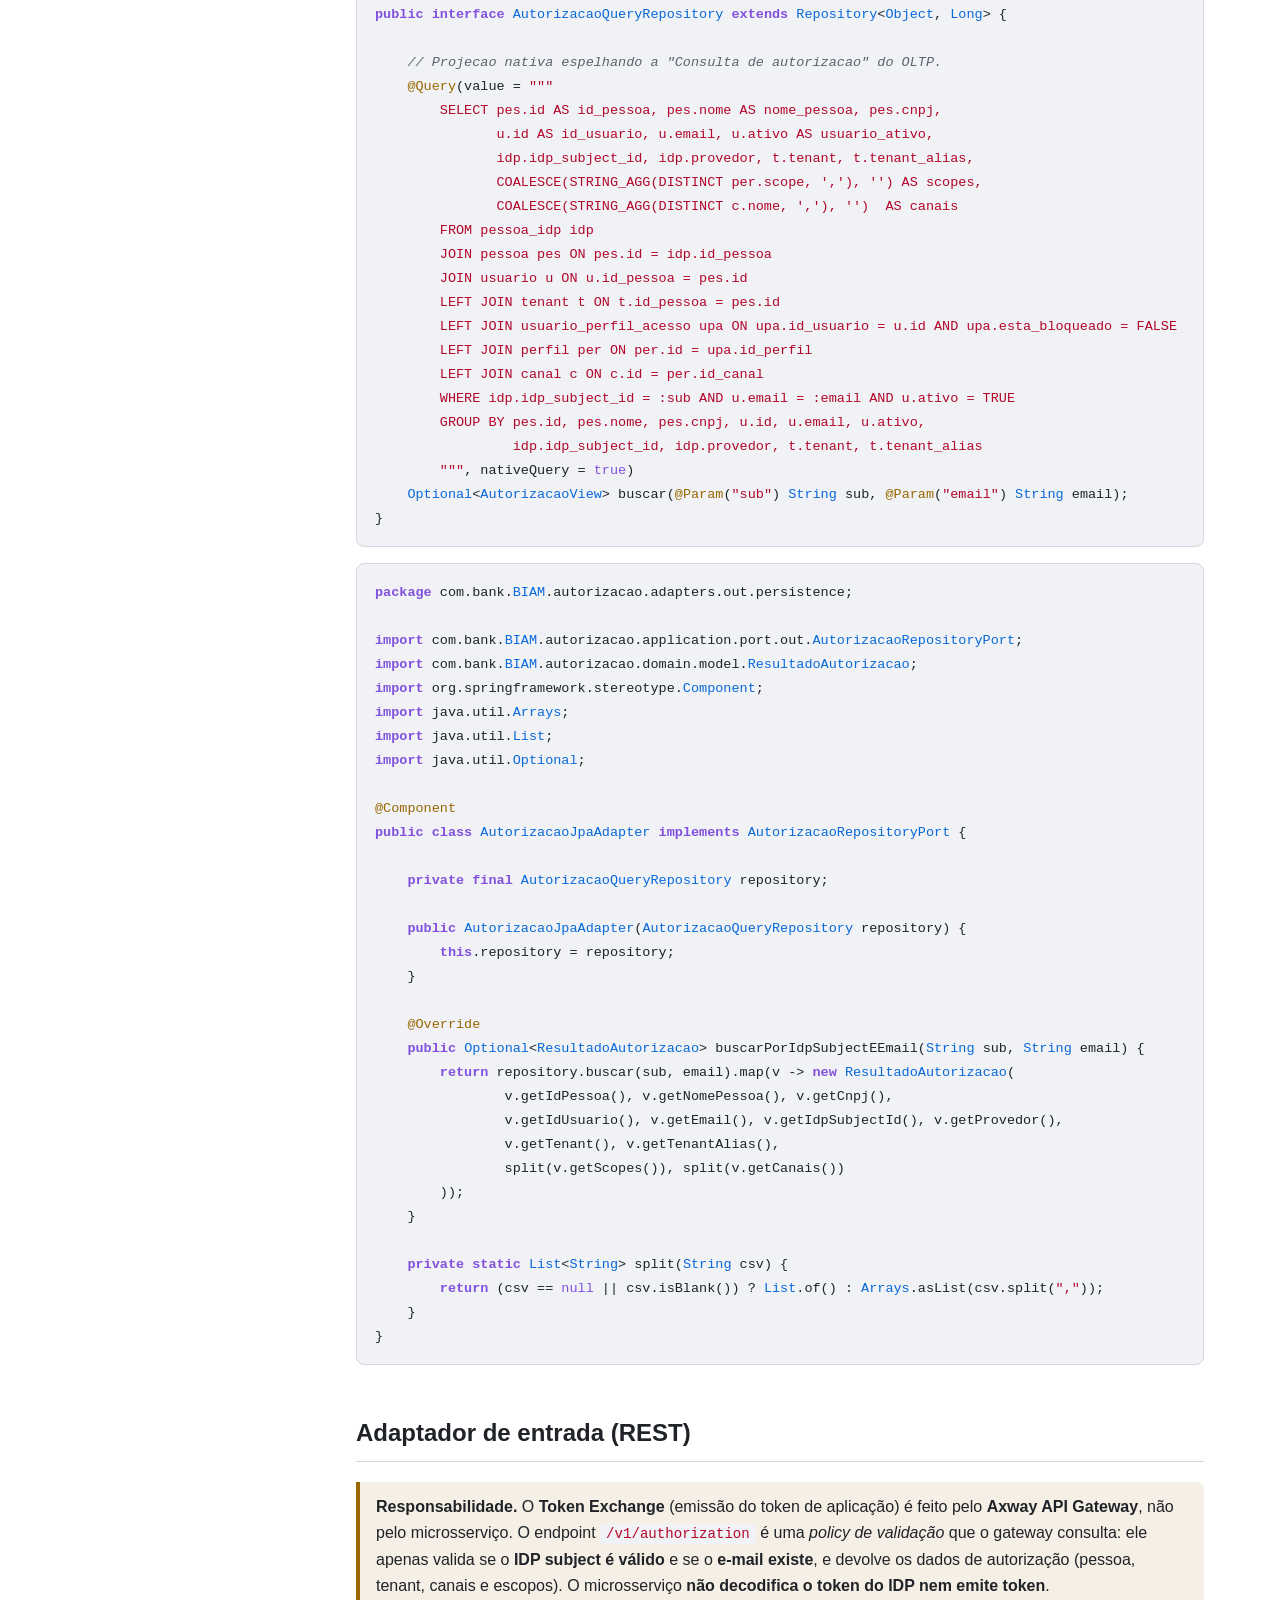
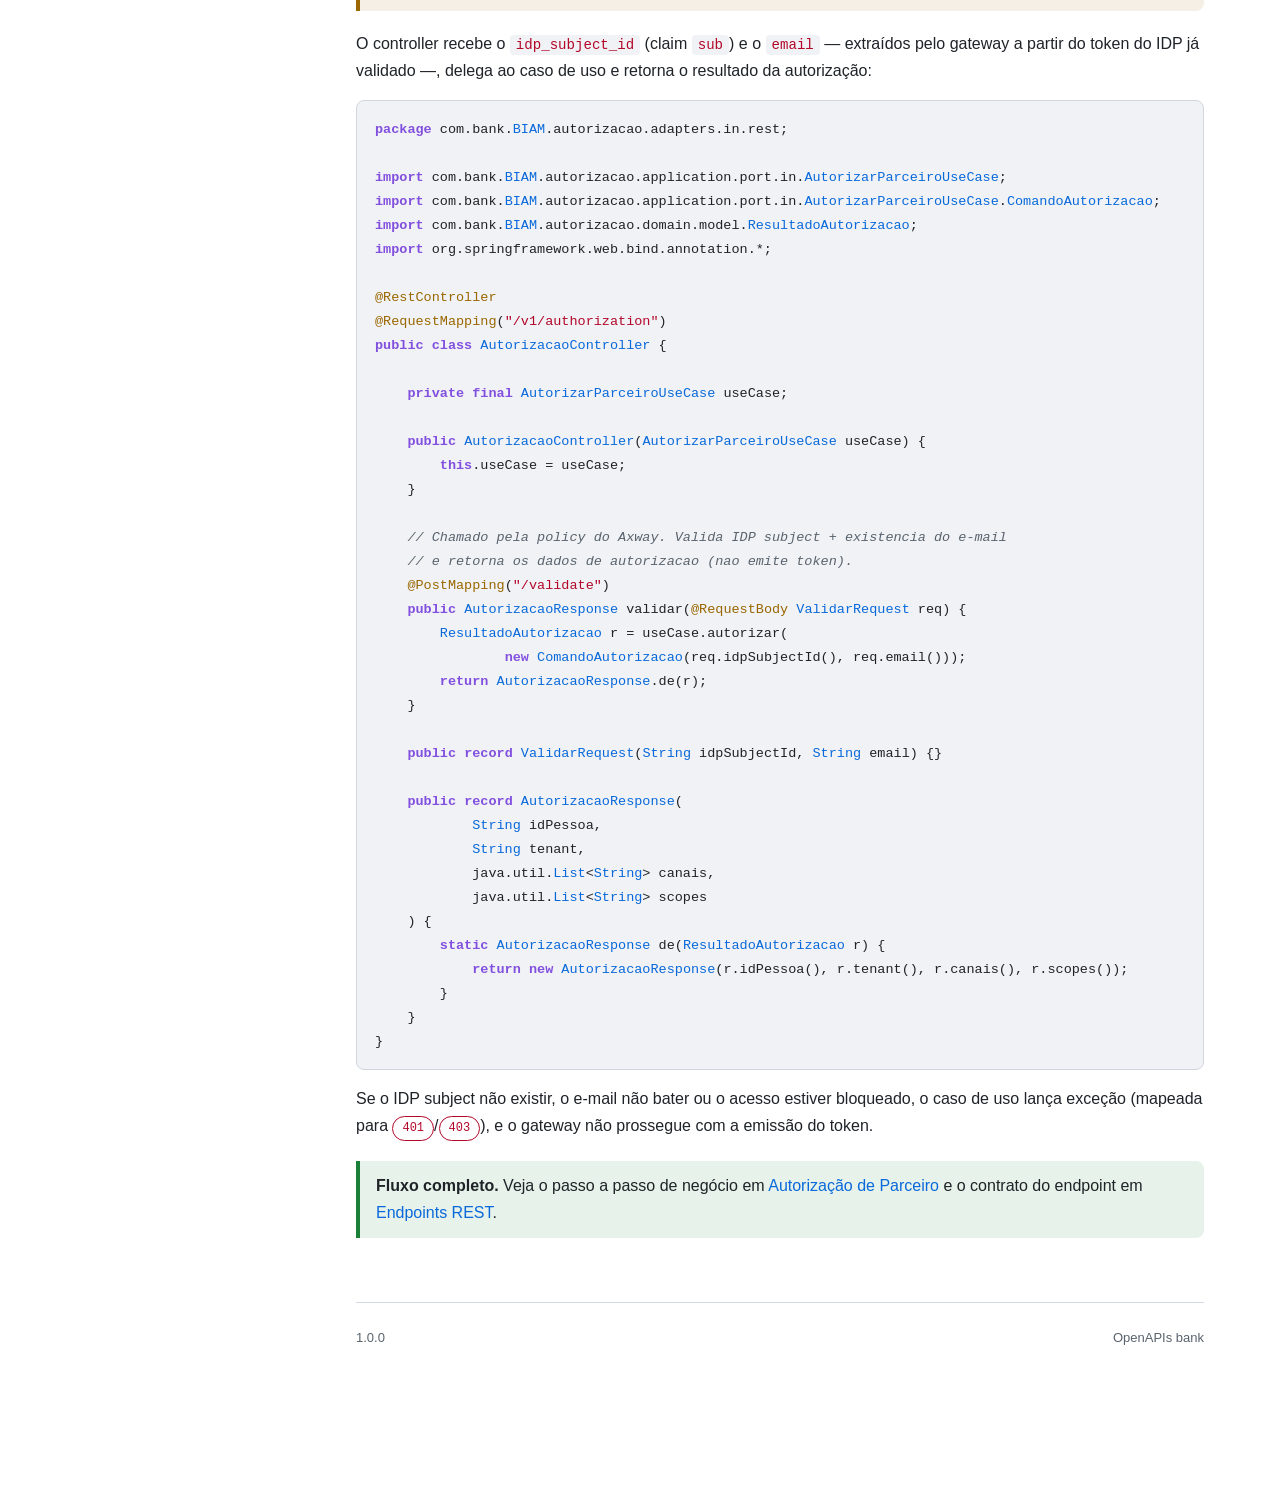
<file: implementacao.html>
<!DOCTYPE html>
<html lang="pt-BR">
<head>
    <meta charset="UTF-8">
    <meta name="viewport" content="width=device-width, initial-scale=1.0">
    <title>BIAM (PIAM) · Implementação (Spring / Hexagonal)</title>
    <script>
        (function () {
            try {
                var t = localStorage.getItem("BIAM-theme");
                if (!t) t = window.matchMedia("(prefers-color-scheme: dark)").matches ? "dark" : "light";
                document.documentElement.setAttribute("data-theme", t);
            } catch (e) {
                document.documentElement.setAttribute("data-theme", "dark");
            }
        })();
    </script>
    <link rel="stylesheet" href="assets/style.css">
</head>
<body>
<div class="layout">

    <!-- ================= SIDEBAR ================= -->
    <aside class="sidebar">
        <div class="brand">
            <h1><span class="dot"></span> BIAM (PIAM)</h1>
            <span class="ver">1.0.0</span>
        </div>
        <nav>
            <div class="group-title">Documentação</div>
            <a href="index.html">Introdução</a>
            <a href="autorizacao.html">Autorização de Parceiro</a>
            <a href="endpoints.html">Endpoints REST</a>
            <a href="arquitetura.html">Persistência &amp; Acesso (OLTP)</a>
            <a href="implementacao.html" class="active">Implementação (Spring / Hexagonal)</a>

            <div class="group-title">Nesta página</div>
            <a href="#visao" class="sub">Abordagem hexagonal</a>
            <a href="#estrutura" class="sub">Estrutura de pacotes</a>
            <a href="#dominio" class="sub">Domínio</a>
            <a href="#portas" class="sub">Portas (application)</a>
            <a href="#jpa" class="sub">Adaptador de saída (JPA)</a>
            <a href="#rest" class="sub">Adaptador de entrada (REST)</a>
        </nav>
        <div class="theme-switch">
            <button type="button" class="theme-toggle" data-theme-toggle aria-pressed="false">
                <span class="icon" data-theme-icon aria-hidden="true">&#9790;</span>
                <span class="label">Tema <span data-theme-label>Escuro</span></span>
            </button>
        </div>
    </aside>

    <!-- ================= CONTEÚDO ================= -->
    <main class="content">
        <h1>Implementação — Spring Boot &amp; Hexagonal</h1>
        <p class="lead">
            Como o processo de autorização de parceiro se traduz em código com Spring Boot e Spring
            Data JPA, seguindo a arquitetura hexagonal (Ports &amp; Adapters). O foco é o caso de uso
            de <strong>validação de autorização</strong> sobre o modelo OLTP — a emissão do token
            (Token Exchange) fica a cargo do Axway API Gateway.
        </p>

        <div class="note warn">
            <strong>Conteúdo ilustrativo.</strong> Os trechos de código a seguir são exemplos de
            documentação para orientar a implementação. Não constituem um projeto compilável nem
            substituem revisão de segurança, tratamento de erros e testes.
        </div>

        <!-- ---------- Visão ---------- -->
        <h2 id="visao">Abordagem hexagonal</h2>
        <p>
            A arquitetura hexagonal isola o <strong>domínio</strong> e os <strong>casos de uso</strong>
            das tecnologias de entrega e persistência. O núcleo depende apenas de <em>portas</em>
            (interfaces); os <em>adaptadores</em> implementam essas portas para o mundo externo.
        </p>
        <div class="cards">
            <div class="card">
                <h3>domain</h3>
                <p>Modelo e regras de negócio puras (sem Spring, sem JPA). Ex.: identidade do
                parceiro, agregação de scopes/canais, regra de bloqueio.</p>
            </div>
            <div class="card">
                <h3>application</h3>
                <p>Casos de uso e as portas de entrada (use cases) e de saída (repositórios/serviços
                externos) que o domínio precisa.</p>
            </div>
            <div class="card">
                <h3>adapters</h3>
                <p><code>in</code>: controllers REST. <code>out</code>: repositórios Spring Data JPA,
                cliente do IDP. Traduzem entre o mundo externo e as portas.</p>
            </div>
        </div>

        <!-- ---------- Estrutura ---------- -->
        <h2 id="estrutura">Estrutura de pacotes</h2>
<pre class="tree"><code><span class="cmt">// raiz: com.bank.BIAM.autorizacao</span>
com.bank.BIAM.autorizacao
├─ <span class="dir">domain</span>
│  ├─ <span class="pkg">model</span>
│  │  ├─ <span class="file">Parceiro.java</span>        <span class="cmt">// agregado de identidade + autorizacao</span>
│  │  ├─ <span class="file">Canal.java</span>
│  │  ├─ <span class="file">Perfil.java</span>
│  │  └─ <span class="file">ResultadoAutorizacao.java</span>
│  └─ <span class="pkg">exception</span>
│     ├─ <span class="file">ParceiroBloqueadoException.java</span>
│     └─ <span class="file">IdentidadeNaoEncontradaException.java</span>
├─ <span class="dir">application</span>
│  ├─ <span class="pkg">port.in</span>
│  │  └─ <span class="file">AutorizarParceiroUseCase.java</span>   <span class="cmt">// porta de entrada</span>
│  ├─ <span class="pkg">port.out</span>
│  │  └─ <span class="file">AutorizacaoRepositoryPort.java</span>  <span class="cmt">// porta de saida</span>
│  └─ <span class="pkg">service</span>
│     └─ <span class="file">AutorizarParceiroService.java</span>   <span class="cmt">// implementa o use case</span>
└─ <span class="dir">adapters</span>
   ├─ <span class="pkg">in.rest</span>
   │  ├─ <span class="file">AutorizacaoController.java</span>
   │  └─ <span class="file">dto/…</span>
   └─ <span class="pkg">out.persistence</span>
      ├─ <span class="file">AutorizacaoJpaAdapter.java</span>     <span class="cmt">// implementa a porta de saida</span>
      ├─ <span class="pkg">entity</span>                       <span class="cmt">// entidades JPA (@Entity)</span>
      │  ├─ <span class="file">PessoaEntity.java</span>
      │  ├─ <span class="file">PessoaIdpEntity.java</span>
      │  ├─ <span class="file">UsuarioEntity.java</span>
      │  ├─ <span class="file">CanalEntity.java</span>
      │  ├─ <span class="file">PerfilEntity.java</span>
      │  ├─ <span class="file">UsuarioPerfilAcessoEntity.java</span>
      │  └─ <span class="file">TenantEntity.java</span>
      └─ <span class="pkg">repository</span>
         └─ <span class="file">AutorizacaoQueryRepository.java</span></code></pre>

        <!-- ---------- Domínio ---------- -->
        <h2 id="dominio">Domínio</h2>
        <p>Modelo de resultado da autorização, sem dependências de framework:</p>
        <pre><code class="language-java">package com.bank.BIAM.autorizacao.domain.model;

import java.util.List;

public record ResultadoAutorizacao(
        String idPessoa,
        String nomePessoa,
        String cnpj,
        String idUsuario,
        String email,
        String idpSubjectId,
        String provedor,
        String tenant,
        String tenantAlias,
        List&lt;String&gt; scopes,
        List&lt;String&gt; canais
) {
    public boolean possuiAcesso() {
        return scopes != null &amp;&amp; !scopes.isEmpty();
    }
}</code></pre>

        <!-- ---------- Portas ---------- -->
        <h2 id="portas">Portas (application)</h2>
        <p>Porta de entrada — o caso de uso exposto ao adaptador REST:</p>
        <pre><code class="language-java">package com.bank.BIAM.autorizacao.application.port.in;

import com.bank.BIAM.autorizacao.domain.model.ResultadoAutorizacao;

public interface AutorizarParceiroUseCase {

    ResultadoAutorizacao autorizar(ComandoAutorizacao comando);

    record ComandoAutorizacao(String idpSubjectId, String email) {}
}</code></pre>

        <p>Porta de saída — o que o domínio precisa da persistência (sem citar JPA):</p>
        <pre><code class="language-java">package com.bank.BIAM.autorizacao.application.port.out;

import com.bank.BIAM.autorizacao.domain.model.ResultadoAutorizacao;
import java.util.Optional;

public interface AutorizacaoRepositoryPort {

    Optional&lt;ResultadoAutorizacao&gt; buscarPorIdpSubjectEEmail(String idpSubjectId, String email);
}</code></pre>

        <p>Serviço de aplicação — orquestra a regra de negócio:</p>
        <pre><code class="language-java">package com.bank.BIAM.autorizacao.application.service;

import com.bank.BIAM.autorizacao.application.port.in.AutorizarParceiroUseCase;
import com.bank.BIAM.autorizacao.application.port.out.AutorizacaoRepositoryPort;
import com.bank.BIAM.autorizacao.domain.exception.IdentidadeNaoEncontradaException;
import com.bank.BIAM.autorizacao.domain.model.ResultadoAutorizacao;
import org.springframework.stereotype.Service;
import org.springframework.transaction.annotation.Transactional;

@Service
public class AutorizarParceiroService implements AutorizarParceiroUseCase {

    private final AutorizacaoRepositoryPort repository;

    public AutorizarParceiroService(AutorizacaoRepositoryPort repository) {
        this.repository = repository;
    }

    @Override
    @Transactional(readOnly = true)
    public ResultadoAutorizacao autorizar(ComandoAutorizacao comando) {
        return repository
                .buscarPorIdpSubjectEEmail(comando.idpSubjectId(), comando.email())
                .filter(ResultadoAutorizacao::possuiAcesso)
                .orElseThrow(() -&gt; new IdentidadeNaoEncontradaException(comando.idpSubjectId()));
    }
}</code></pre>

        <!-- ---------- JPA ---------- -->
        <h2 id="jpa">Adaptador de saída (Spring Data JPA)</h2>
        <p>
            Exemplo de entidade JPA derivada do DDL (ver
            <a href="arquitetura.html#persistencia">esquema OLTP</a>):
        </p>
        <pre><code class="language-java">package com.bank.BIAM.autorizacao.adapters.out.persistence.entity;

import jakarta.persistence.*;
import java.util.UUID;

@Entity
@Table(name = "pessoa_idp")
public class PessoaIdpEntity {

    @Id
    @GeneratedValue
    private UUID id;

    @Column(name = "id_pessoa", nullable = false)
    private UUID idPessoa;

    @Column(name = "idp_subject_id", nullable = false, unique = true)
    private String idpSubjectId;

    @Column(name = "provedor")
    private String provedor;

    // getters/setters omitidos por brevidade
}</code></pre>

        <p>Consulta de autorização (agrega scopes e canais) e adaptador que implementa a porta:</p>
        <pre><code class="language-java">package com.bank.BIAM.autorizacao.adapters.out.persistence.repository;

import org.springframework.data.jpa.repository.Query;
import org.springframework.data.repository.Repository;
import org.springframework.data.repository.query.Param;
import java.util.Optional;

public interface AutorizacaoQueryRepository extends Repository&lt;Object, Long&gt; {

    // Projecao nativa espelhando a "Consulta de autorizacao" do OLTP.
    @Query(value = """
        SELECT pes.id AS id_pessoa, pes.nome AS nome_pessoa, pes.cnpj,
               u.id AS id_usuario, u.email, u.ativo AS usuario_ativo,
               idp.idp_subject_id, idp.provedor, t.tenant, t.tenant_alias,
               COALESCE(STRING_AGG(DISTINCT per.scope, ','), '') AS scopes,
               COALESCE(STRING_AGG(DISTINCT c.nome, ','), '')  AS canais
        FROM pessoa_idp idp
        JOIN pessoa pes ON pes.id = idp.id_pessoa
        JOIN usuario u ON u.id_pessoa = pes.id
        LEFT JOIN tenant t ON t.id_pessoa = pes.id
        LEFT JOIN usuario_perfil_acesso upa ON upa.id_usuario = u.id AND upa.esta_bloqueado = FALSE
        LEFT JOIN perfil per ON per.id = upa.id_perfil
        LEFT JOIN canal c ON c.id = per.id_canal
        WHERE idp.idp_subject_id = :sub AND u.email = :email AND u.ativo = TRUE
        GROUP BY pes.id, pes.nome, pes.cnpj, u.id, u.email, u.ativo,
                 idp.idp_subject_id, idp.provedor, t.tenant, t.tenant_alias
        """, nativeQuery = true)
    Optional&lt;AutorizacaoView&gt; buscar(@Param("sub") String sub, @Param("email") String email);
}</code></pre>

        <pre><code class="language-java">package com.bank.BIAM.autorizacao.adapters.out.persistence;

import com.bank.BIAM.autorizacao.application.port.out.AutorizacaoRepositoryPort;
import com.bank.BIAM.autorizacao.domain.model.ResultadoAutorizacao;
import org.springframework.stereotype.Component;
import java.util.Arrays;
import java.util.List;
import java.util.Optional;

@Component
public class AutorizacaoJpaAdapter implements AutorizacaoRepositoryPort {

    private final AutorizacaoQueryRepository repository;

    public AutorizacaoJpaAdapter(AutorizacaoQueryRepository repository) {
        this.repository = repository;
    }

    @Override
    public Optional&lt;ResultadoAutorizacao&gt; buscarPorIdpSubjectEEmail(String sub, String email) {
        return repository.buscar(sub, email).map(v -&gt; new ResultadoAutorizacao(
                v.getIdPessoa(), v.getNomePessoa(), v.getCnpj(),
                v.getIdUsuario(), v.getEmail(), v.getIdpSubjectId(), v.getProvedor(),
                v.getTenant(), v.getTenantAlias(),
                split(v.getScopes()), split(v.getCanais())
        ));
    }

    private static List&lt;String&gt; split(String csv) {
        return (csv == null || csv.isBlank()) ? List.of() : Arrays.asList(csv.split(","));
    }
}</code></pre>

        <!-- ---------- REST ---------- -->
        <h2 id="rest">Adaptador de entrada (REST)</h2>
        <div class="note warn">
            <strong>Responsabilidade.</strong> O <strong>Token Exchange</strong> (emissão do token de
            aplicação) é feito pelo <strong>Axway API Gateway</strong>, não pelo microsserviço. O
            endpoint <code>/v1/authorization</code> é uma <em>policy de validação</em> que o gateway
            consulta: ele apenas valida se o <strong>IDP subject é válido</strong> e se o
            <strong>e-mail existe</strong>, e devolve os dados de autorização (pessoa, tenant,
            canais e escopos). O microsserviço <strong>não decodifica o token do IDP nem emite
            token</strong>.
        </div>
        <p>
            O controller recebe o <code>idp_subject_id</code> (claim <code>sub</code>) e o
            <code>email</code> — extraídos pelo gateway a partir do token do IDP já validado —, delega
            ao caso de uso e retorna o resultado da autorização:
        </p>
        <pre><code class="language-java">package com.bank.BIAM.autorizacao.adapters.in.rest;

import com.bank.BIAM.autorizacao.application.port.in.AutorizarParceiroUseCase;
import com.bank.BIAM.autorizacao.application.port.in.AutorizarParceiroUseCase.ComandoAutorizacao;
import com.bank.BIAM.autorizacao.domain.model.ResultadoAutorizacao;
import org.springframework.web.bind.annotation.*;

@RestController
@RequestMapping("/v1/authorization")
public class AutorizacaoController {

    private final AutorizarParceiroUseCase useCase;

    public AutorizacaoController(AutorizarParceiroUseCase useCase) {
        this.useCase = useCase;
    }

    // Chamado pela policy do Axway. Valida IDP subject + existencia do e-mail
    // e retorna os dados de autorizacao (nao emite token).
    @PostMapping("/validate")
    public AutorizacaoResponse validar(@RequestBody ValidarRequest req) {
        ResultadoAutorizacao r = useCase.autorizar(
                new ComandoAutorizacao(req.idpSubjectId(), req.email()));
        return AutorizacaoResponse.de(r);
    }

    public record ValidarRequest(String idpSubjectId, String email) {}

    public record AutorizacaoResponse(
            String idPessoa,
            String tenant,
            java.util.List&lt;String&gt; canais,
            java.util.List&lt;String&gt; scopes
    ) {
        static AutorizacaoResponse de(ResultadoAutorizacao r) {
            return new AutorizacaoResponse(r.idPessoa(), r.tenant(), r.canais(), r.scopes());
        }
    }
}</code></pre>
        <p>
            Se o IDP subject não existir, o e-mail não bater ou o acesso estiver bloqueado, o caso de
            uso lança exceção (mapeada para <span class="pill err">401</span>/<span class="pill err">403</span>),
            e o gateway não prossegue com a emissão do token.
        </p>

        <div class="note tip">
            <strong>Fluxo completo.</strong> Veja o passo a passo de negócio em
            <a href="autorizacao.html#fluxo">Autorização de Parceiro</a> e o contrato do endpoint em
            <a href="endpoints.html#token-exchange">Endpoints REST</a>.
        </div>

        <footer class="docfooter">
            <span>1.0.0</span>
            <span>OpenAPIs bank</span>
        </footer>
    </main>
</div>
<script src="assets/theme.js"></script>
<script src="assets/java-highlight.js"></script>
</body>
</html>
</file>
<file: assets/style.css>
/* ==========================================================================
   BIAM (PIAM) — documentacao
   Sidebar fixa. Temas dark/light via [data-theme]. Compartilhado por todas
   as paginas.
   ========================================================================== */

/* ---------- Tokens invariantes (nao mudam entre temas) ---------- */
:root {
    --sidebar-w: 280px;
    --radius: 8px;
    --font: -apple-system, BlinkMacSystemFont, "Segoe UI", Roboto, Helvetica, Arial, sans-serif;
    --mono: "SFMono-Regular", ui-monospace, "Cascadia Code", Consolas, "Liberation Mono", monospace;
    --transition: 0.2s ease;
}

/* ---------- Tema escuro (default) ---------- */
:root,
[data-theme="dark"] {
    --bg: #0d1117;
    --bg-elev: #161b22;
    --bg-sidebar: #010409;
    --border: #21262d;
    --text: #e6edf3;
    --text-muted: #8b949e;
    --accent: #cc092f;          /* vermelho bank */
    --accent-soft: #ff5470;
    --link: #58a6ff;
    --code-bg: #1c2128;
    --green: #3fb950;
    --yellow: #d29922;
    --blue: #388bfd;
    --purple: #a371f7;
    --shadow: 0 1px 3px rgba(0, 0, 0, 0.4);
    --callout-alpha: 0.08;
}

/* ---------- Tema claro ---------- */
[data-theme="light"] {
    --bg: #ffffff;
    --bg-elev: #f6f8fa;
    --bg-sidebar: #f0f2f5;
    --border: #d0d7de;
    --text: #1f2328;
    --text-muted: #59636e;
    --accent: #cc092f;          /* vermelho bank */
    --accent-soft: #b3072a;
    --link: #0969da;
    --code-bg: #f0f2f5;
    --green: #1a7f37;
    --yellow: #9a6700;
    --blue: #0969da;
    --purple: #8250df;
    --shadow: 0 1px 3px rgba(31, 35, 40, 0.12);
    --callout-alpha: 0.06;
}

* { box-sizing: border-box; }

html { scroll-behavior: smooth; }

body {
    margin: 0;
    background: var(--bg);
    color: var(--text);
    font-family: var(--font);
    font-size: 16px;
    line-height: 1.65;
    -webkit-font-smoothing: antialiased;
    transition: background var(--transition), color var(--transition);
}

a { color: var(--link); text-decoration: none; }
a:hover { text-decoration: underline; }

/* ---------- Layout ---------- */
.layout { display: flex; min-height: 100vh; }

/* ---------- Sidebar ---------- */
.sidebar {
    width: var(--sidebar-w);
    min-width: var(--sidebar-w);
    background: var(--bg-sidebar);
    border-right: 1px solid var(--border);
    padding: 24px 0;
    position: sticky;
    top: 0;
    height: 100vh;
    overflow-y: auto;
    transition: background var(--transition), border-color var(--transition);
    display: flex;
    flex-direction: column;
}

.sidebar .brand {
    padding: 0 24px 20px;
    border-bottom: 1px solid var(--border);
    margin-bottom: 16px;
}
.sidebar .brand h1 {
    font-size: 18px;
    margin: 0;
    display: flex;
    align-items: center;
    gap: 10px;
}
.sidebar .brand .dot {
    width: 12px; height: 12px; border-radius: 50%;
    background: var(--accent);
    box-shadow: 0 0 10px var(--accent);
}
.sidebar .brand .ver {
    display: inline-block;
    margin-top: 8px;
    font-size: 12px;
    color: var(--text-muted);
    font-family: var(--mono);
    background: var(--bg-elev);
    border: 1px solid var(--border);
    padding: 2px 8px;
    border-radius: 20px;
}

.sidebar nav .group-title {
    padding: 16px 24px 6px;
    font-size: 11px;
    letter-spacing: 0.08em;
    text-transform: uppercase;
    color: var(--text-muted);
}
.sidebar nav a {
    display: block;
    padding: 8px 24px;
    color: var(--text-muted);
    border-left: 3px solid transparent;
    font-size: 14px;
}
.sidebar nav a:hover {
    color: var(--text);
    background: var(--bg-elev);
    text-decoration: none;
}
.sidebar nav a.active {
    color: var(--text);
    border-left-color: var(--accent);
    background: var(--bg-elev);
    font-weight: 600;
}
.sidebar nav a.sub { padding-left: 40px; font-size: 13px; }

.sidebar nav { flex: 1; }

/* ---------- Theme toggle ---------- */
.theme-switch {
    margin: 16px 24px 0;
    padding-top: 16px;
    border-top: 1px solid var(--border);
}
.theme-toggle {
    display: flex;
    align-items: center;
    gap: 10px;
    width: 100%;
    padding: 9px 12px;
    background: var(--bg-elev);
    border: 1px solid var(--border);
    border-radius: var(--radius);
    color: var(--text);
    font-family: var(--font);
    font-size: 13px;
    cursor: pointer;
    transition: background var(--transition), border-color var(--transition), color var(--transition);
}
.theme-toggle:hover { border-color: var(--accent); }
.theme-toggle .icon {
    font-size: 15px;
    line-height: 1;
    width: 18px;
    text-align: center;
}
.theme-toggle .label { flex: 1; text-align: left; }

/* ---------- Content ---------- */
.content {
    flex: 1;
    padding: 48px 56px 96px;
    max-width: 960px;
    margin: 0 auto;
    width: 100%;
}

.content h1 { font-size: 34px; margin: 0 0 8px; }
.content h2 {
    font-size: 24px;
    margin: 48px 0 16px;
    padding-bottom: 8px;
    border-bottom: 1px solid var(--border);
}
.content h3 { font-size: 19px; margin: 32px 0 12px; }
.content p { color: var(--text); }
.content .lead { color: var(--text-muted); font-size: 18px; margin-bottom: 32px; }

.content ul, .content ol { padding-left: 22px; }
.content li { margin: 6px 0; }

/* ---------- Code ---------- */
code {
    font-family: var(--mono);
    font-size: 0.88em;
    background: var(--code-bg);
    padding: 2px 6px;
    border-radius: 4px;
    color: var(--accent-soft);
}
pre {
    background: var(--code-bg);
    border: 1px solid var(--border);
    border-radius: var(--radius);
    padding: 16px 18px;
    overflow-x: auto;
    line-height: 1.5;
}
pre code {
    background: none;
    padding: 0;
    color: var(--text);
    font-size: 13.5px;
}

/* ---------- Tables ---------- */
table {
    width: 100%;
    border-collapse: collapse;
    margin: 16px 0;
    font-size: 14px;
}
th, td {
    text-align: left;
    padding: 10px 14px;
    border: 1px solid var(--border);
    vertical-align: top;
}
th { background: var(--bg-elev); color: var(--text); font-weight: 600; }
td { color: var(--text-muted); }
td code { color: var(--accent-soft); }

/* ---------- Callouts ---------- */
.note {
    border-left: 4px solid var(--blue);
    background: color-mix(in srgb, var(--blue) 10%, transparent);
    padding: 12px 16px;
    border-radius: 0 var(--radius) var(--radius) 0;
    margin: 20px 0;
}
.note.warn { border-left-color: var(--yellow); background: color-mix(in srgb, var(--yellow) 10%, transparent); }
.note.tip  { border-left-color: var(--green);  background: color-mix(in srgb, var(--green) 10%, transparent); }
.note strong { color: var(--text); }

/* ---------- HTTP method badges ---------- */
.method {
    display: inline-block;
    font-family: var(--mono);
    font-size: 12px;
    font-weight: 700;
    padding: 3px 10px;
    border-radius: 5px;
    margin-right: 8px;
    color: #fff;
}
.method.get  { background: var(--blue); }
.method.post { background: var(--green); }
.method.put  { background: var(--yellow); color: #000; }
.method.del  { background: var(--accent); }

.endpoint {
    background: var(--bg-elev);
    border: 1px solid var(--border);
    border-radius: var(--radius);
    padding: 20px 24px;
    margin: 24px 0;
}
.endpoint .path {
    font-family: var(--mono);
    font-size: 15px;
    color: var(--text);
}

/* ---------- Status pills ---------- */
.pill {
    display: inline-block;
    font-family: var(--mono);
    font-size: 12px;
    padding: 2px 9px;
    border-radius: 20px;
    border: 1px solid var(--border);
    color: var(--text-muted);
}
.pill.ok   { color: var(--green);  border-color: var(--green); }
.pill.warn { color: var(--yellow); border-color: var(--yellow); }
.pill.err  { color: var(--accent-soft); border-color: var(--accent-soft); }
.pill.info { color: var(--blue);   border-color: var(--blue); }

/* ---------- Flow diagram ---------- */
.flow {
    display: flex;
    flex-direction: column;
    gap: 12px;
    margin: 24px 0;
}
.flow .step {
    display: flex;
    gap: 16px;
    align-items: flex-start;
    background: var(--bg-elev);
    border: 1px solid var(--border);
    border-radius: var(--radius);
    padding: 16px 18px;
}
.flow .step .num {
    flex: 0 0 32px;
    height: 32px; width: 32px;
    display: flex; align-items: center; justify-content: center;
    background: var(--accent);
    color: #fff;
    border-radius: 50%;
    font-weight: 700;
    font-family: var(--mono);
}
.flow .step .body h4 { margin: 2px 0 4px; font-size: 16px; }
.flow .step .body p { margin: 0; color: var(--text-muted); font-size: 14px; }
.flow .arrow { text-align: center; color: var(--text-muted); font-size: 20px; line-height: 0.4; }

/* ---------- Cards ---------- */
.cards { display: grid; grid-template-columns: repeat(auto-fit, minmax(220px, 1fr)); gap: 16px; margin: 24px 0; }
.card {
    background: var(--bg-elev);
    border: 1px solid var(--border);
    border-radius: var(--radius);
    padding: 20px;
    transition: background var(--transition), border-color var(--transition), box-shadow var(--transition), transform var(--transition);
}
.card:hover { box-shadow: var(--shadow); transform: translateY(-2px); }
.card h3 { margin: 0 0 8px; font-size: 16px; }
.card p { margin: 0; color: var(--text-muted); font-size: 14px; }

/* ---------- Footer ---------- */
.docfooter {
    margin-top: 64px;
    padding-top: 24px;
    border-top: 1px solid var(--border);
    color: var(--text-muted);
    font-size: 13px;
    display: flex;
    justify-content: space-between;
    flex-wrap: wrap;
    gap: 8px;
}

/* ---------- Responsive ---------- */
@media (max-width: 800px) {
    .layout { flex-direction: column; }
    .sidebar { width: 100%; min-width: 0; height: auto; position: relative; }
    .sidebar { height: auto; }
    .content { padding: 32px 20px 64px; }
}

/* ==========================================================================
   Componentes adicionais — referencias RFC, sequencia, arvore de pacotes
   ========================================================================== */

/* ---------- Referencias RFC ---------- */
.rfc-list { display: flex; flex-direction: column; gap: 12px; margin: 24px 0; }
.rfc {
    display: flex;
    gap: 16px;
    align-items: flex-start;
    background: var(--bg-elev);
    border: 1px solid var(--border);
    border-left: 4px solid var(--purple);
    border-radius: var(--radius);
    padding: 16px 18px;
    transition: background var(--transition), border-color var(--transition), box-shadow var(--transition);
}
.rfc:hover { box-shadow: var(--shadow); }
.rfc-badge {
    flex: 0 0 auto;
    align-self: flex-start;
    font-family: var(--mono);
    font-size: 12px;
    font-weight: 700;
    letter-spacing: 0.02em;
    color: #fff;
    background: var(--purple);
    padding: 4px 10px;
    border-radius: 6px;
    white-space: nowrap;
}
.rfc-body { flex: 1; }
.rfc-body h4 { margin: 2px 0 4px; font-size: 15px; }
.rfc-body h4 a { color: var(--text); }
.rfc-body p { margin: 0; color: var(--text-muted); font-size: 14px; }
.rfc-body .apply { margin-top: 6px; font-size: 13.5px; }
.rfc-body .apply strong { color: var(--text); }

/* ---------- Diagrama de sequencia textual ---------- */
.seq {
    margin: 24px 0;
    border: 1px solid var(--border);
    border-radius: var(--radius);
    overflow: hidden;
}
.seq .seq-row {
    display: grid;
    grid-template-columns: 28px 1fr;
    gap: 14px;
    align-items: baseline;
    padding: 12px 18px;
    border-bottom: 1px solid var(--border);
    background: var(--bg-elev);
    transition: background var(--transition), border-color var(--transition);
}
.seq .seq-row:last-child { border-bottom: 0; }
.seq .seq-n {
    font-family: var(--mono);
    font-size: 12px;
    font-weight: 700;
    color: var(--accent);
}
.seq .seq-msg { font-size: 14px; }
.seq .seq-msg .actor {
    font-family: var(--mono);
    font-size: 12.5px;
    color: var(--blue);
    font-weight: 600;
}
.seq .seq-msg .op { color: var(--text-muted); }
.seq .seq-note { display: block; margin-top: 3px; color: var(--text-muted); font-size: 13px; }

/* ---------- Arvore de pacotes ---------- */
pre.tree {
    background: var(--code-bg);
    border: 1px solid var(--border);
    border-radius: var(--radius);
    padding: 16px 18px;
    margin: 24px 0;
    overflow-x: auto;
    white-space: pre;
    font-family: var(--mono);
    font-size: 13.5px;
    line-height: 1.6;
    color: var(--text);
    transition: background var(--transition), border-color var(--transition);
}
pre.tree code {
    background: none;
    padding: 0;
    color: inherit;
    font-size: inherit;
}
.tree .dir  { color: var(--blue);   font-weight: 600; }
.tree .pkg  { color: var(--purple); }
.tree .file { color: var(--text); }
.tree .cmt  { color: var(--text-muted); }

/* ---------- Section anchors / small tweaks ---------- */
.content h2 { scroll-margin-top: 16px; }
.content h3 { scroll-margin-top: 16px; }
.content .lead + h2 { margin-top: 32px; }

/* Legenda para pares chave/valor em linha */
.kv { display: grid; grid-template-columns: max-content 1fr; gap: 4px 16px; margin: 16px 0; }
.kv dt { font-family: var(--mono); font-size: 13px; color: var(--text-muted); }
.kv dd { margin: 0; font-size: 14px; }

/* Tag inline discreta */
.tag {
    display: inline-block;
    font-family: var(--mono);
    font-size: 11px;
    padding: 1px 7px;
    border-radius: 4px;
    border: 1px solid var(--border);
    color: var(--text-muted);
    background: var(--bg-elev);
}

/* ---------- Realce de sintaxe SQL ---------- */
.sql-kw  { color: var(--green); font-weight: 600; }
.sql-cmt { color: var(--text-muted); font-style: italic; }
.sql-str { color: var(--accent-soft); }

/* ---------- Realce de sintaxe Java ---------- */
.j-kw   { color: var(--purple); font-weight: 600; }
.j-type { color: var(--blue); }
.j-ann  { color: var(--yellow); }
.j-str  { color: var(--accent-soft); }
.j-cmt  { color: var(--text-muted); font-style: italic; }
.j-num  { color: var(--green); }
.j-lit  { color: var(--purple); }
</file>
